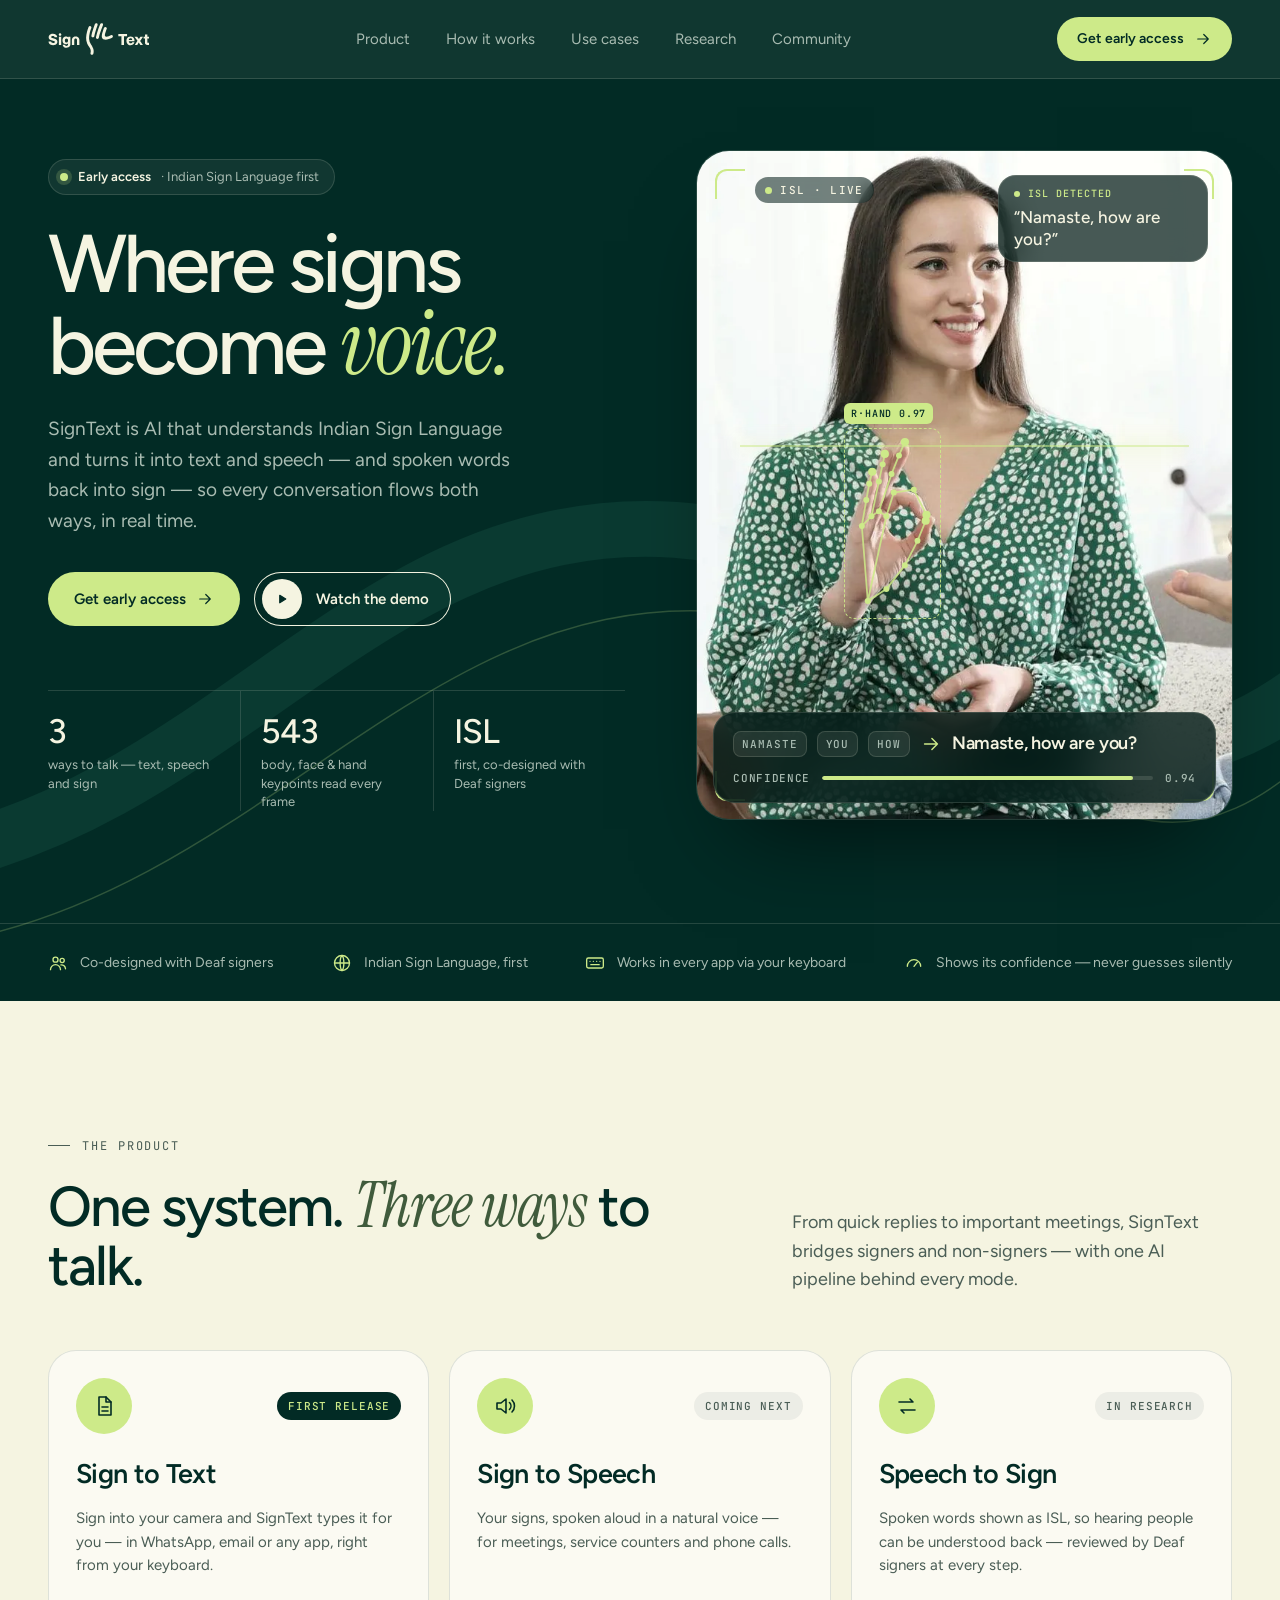
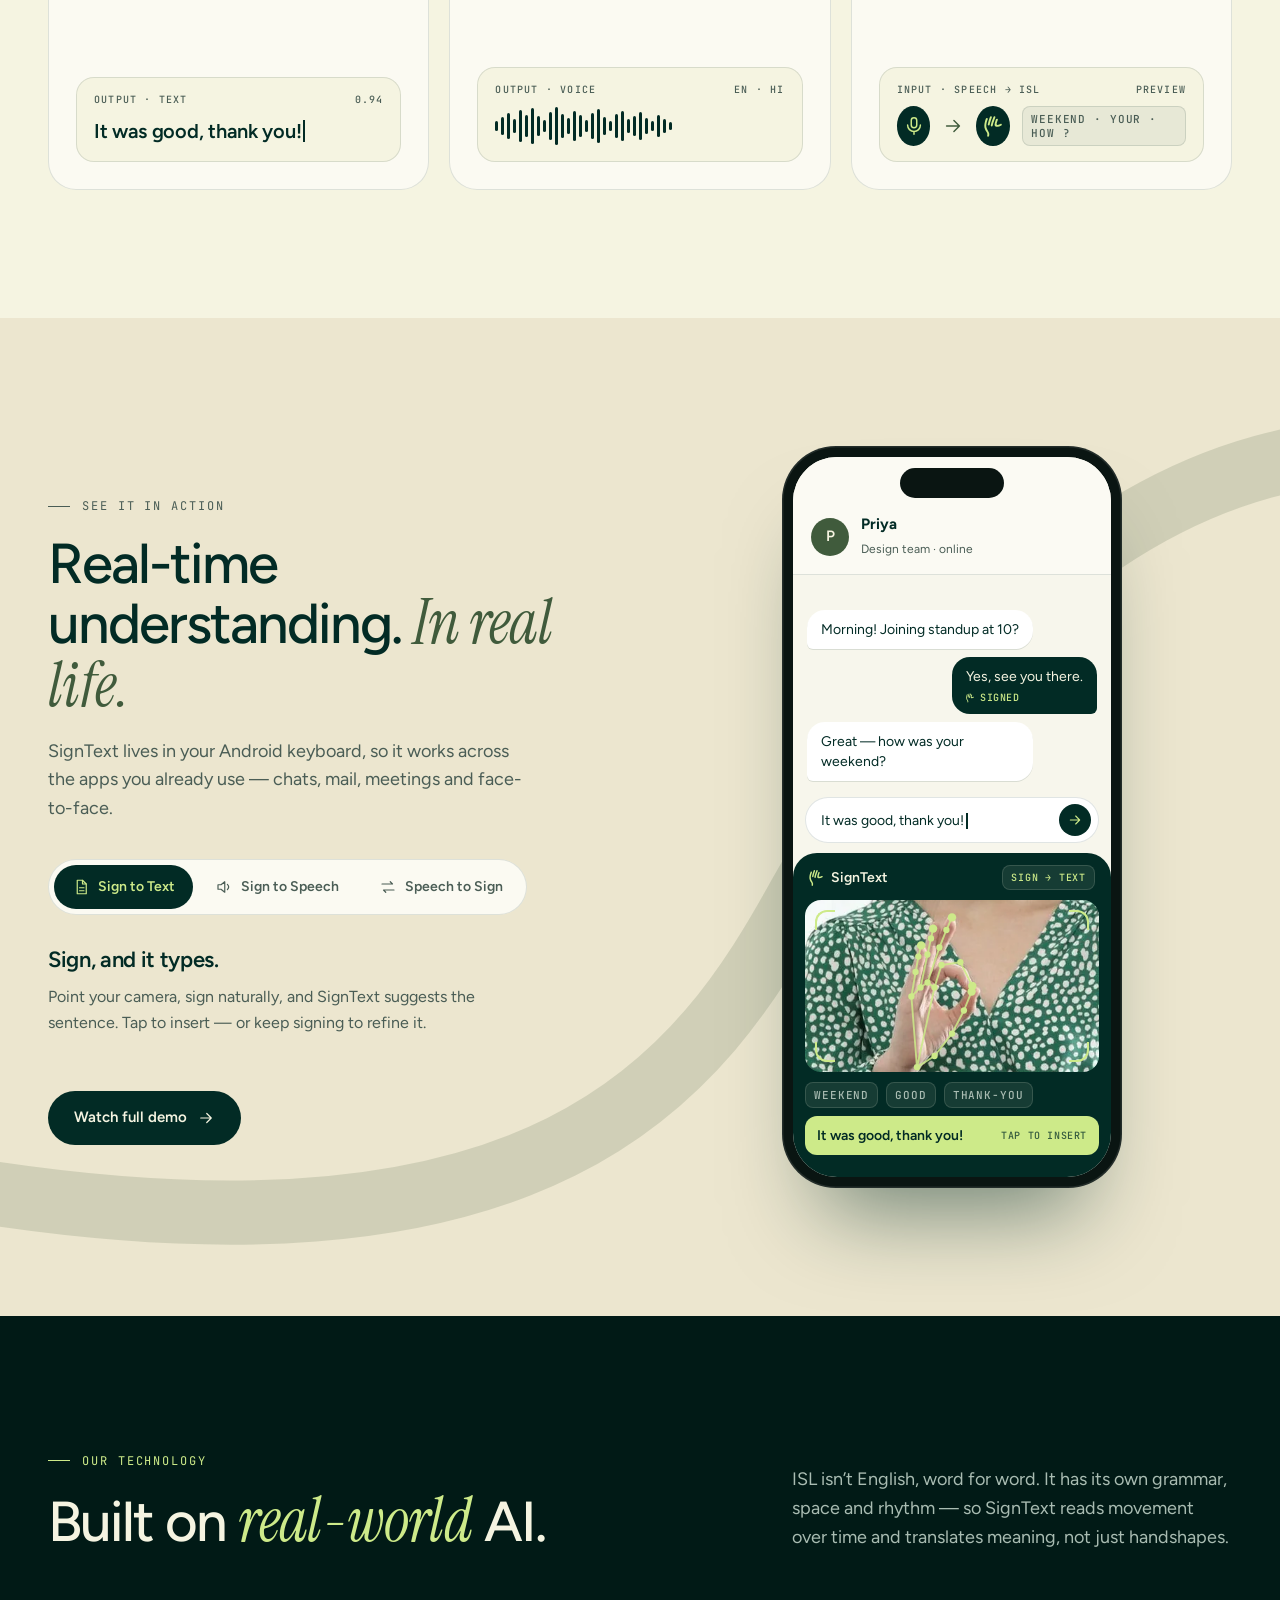
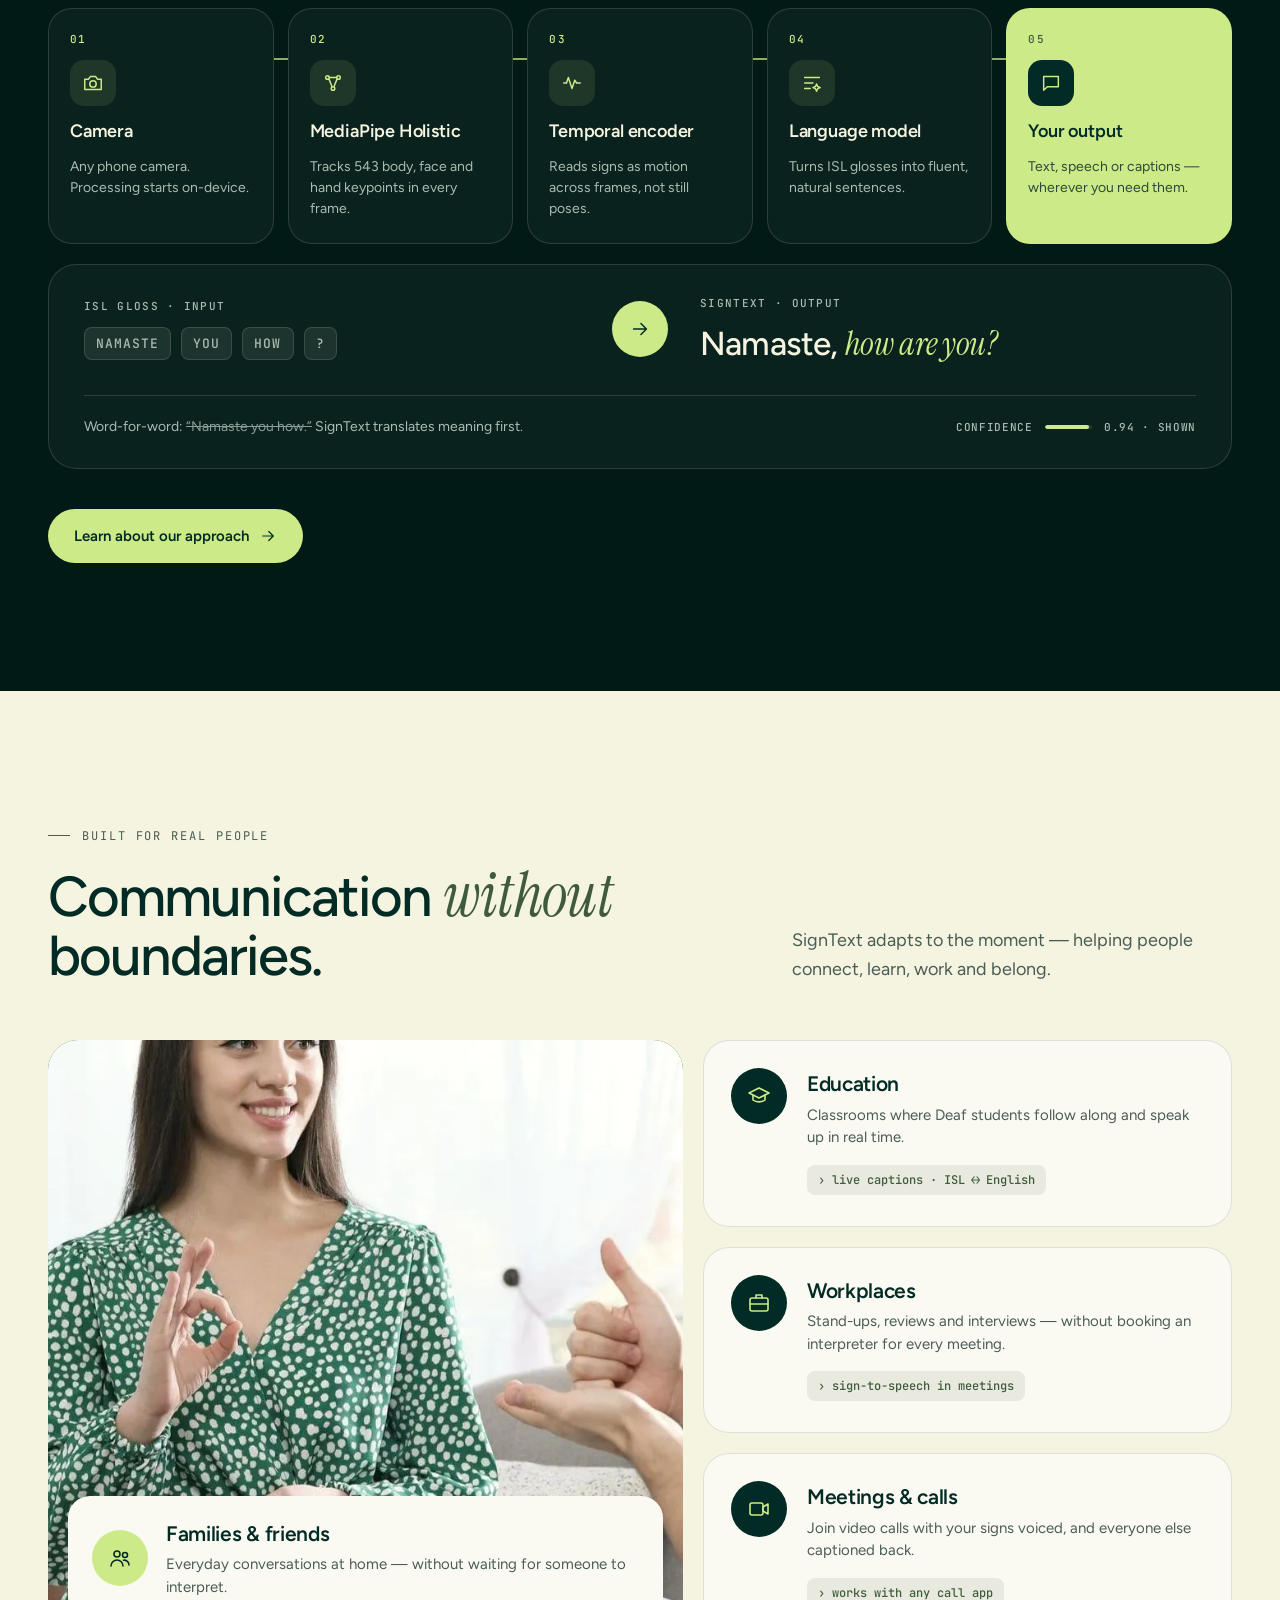
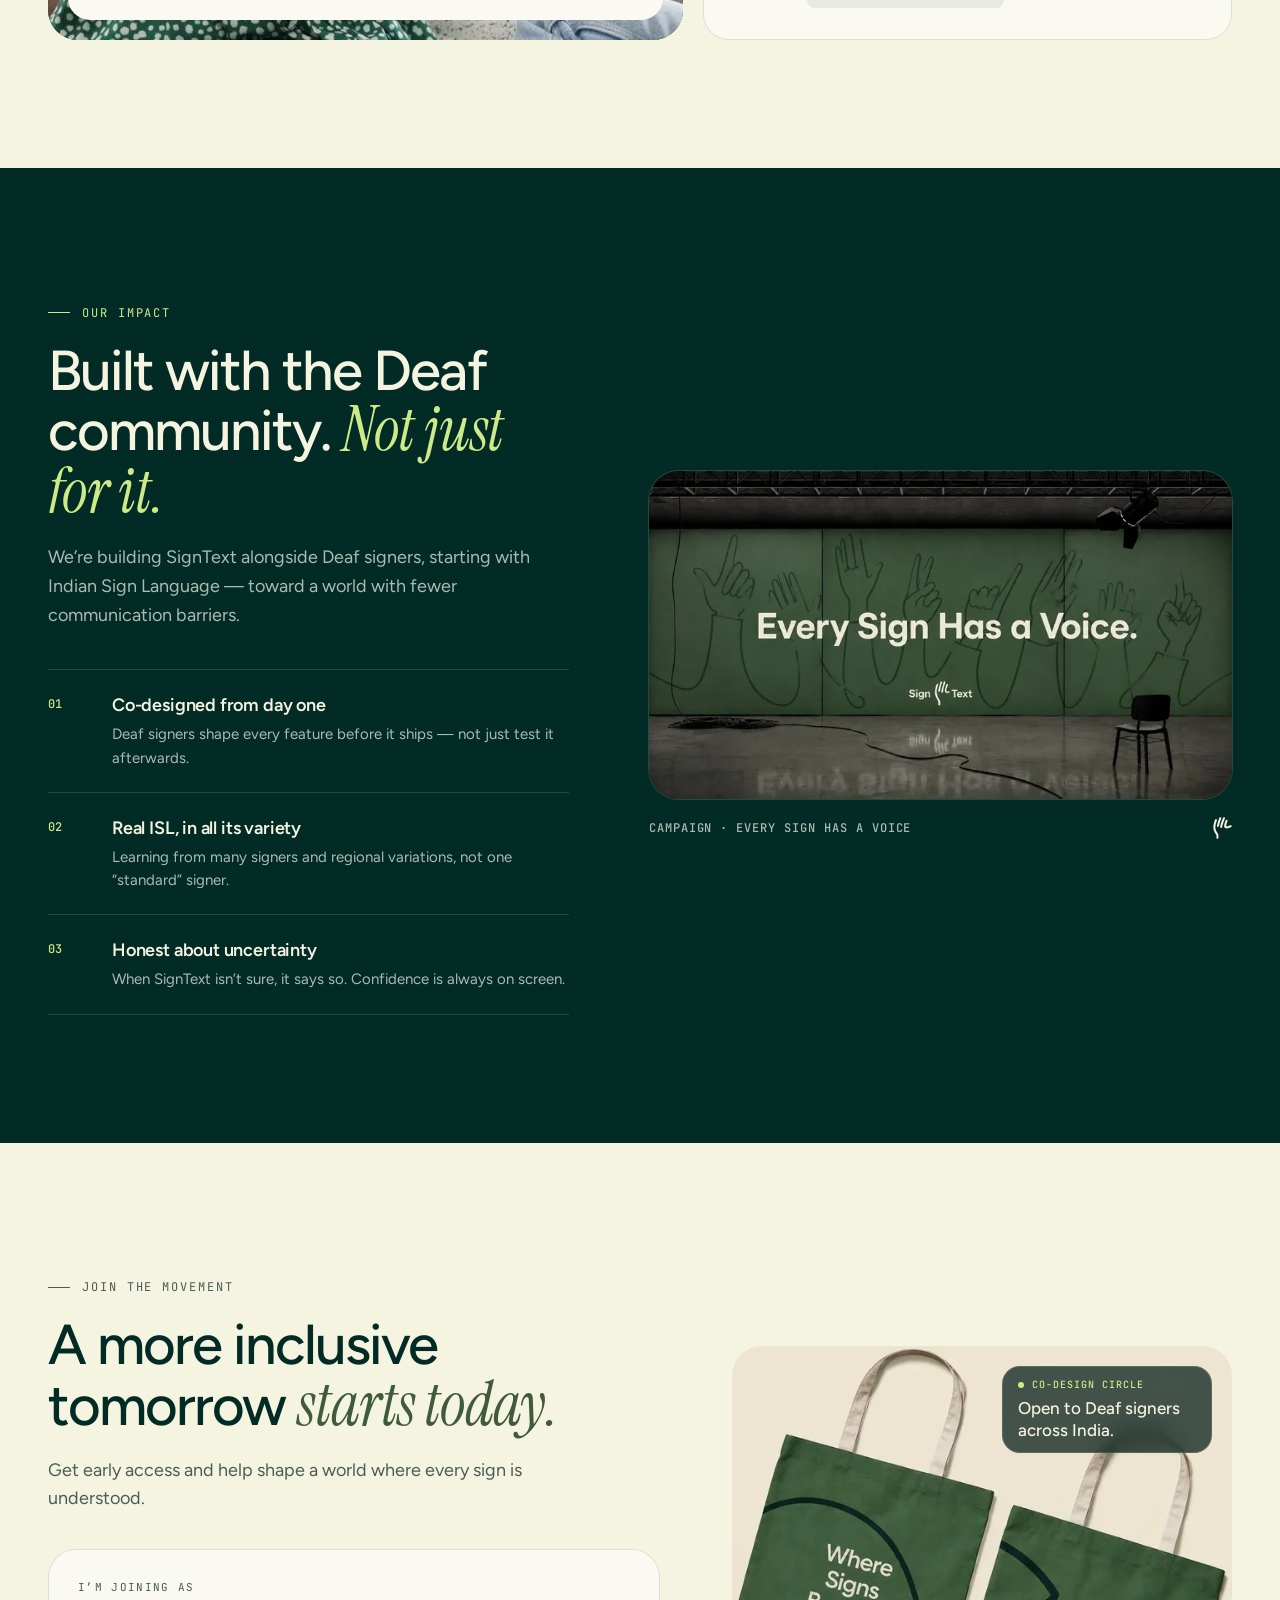
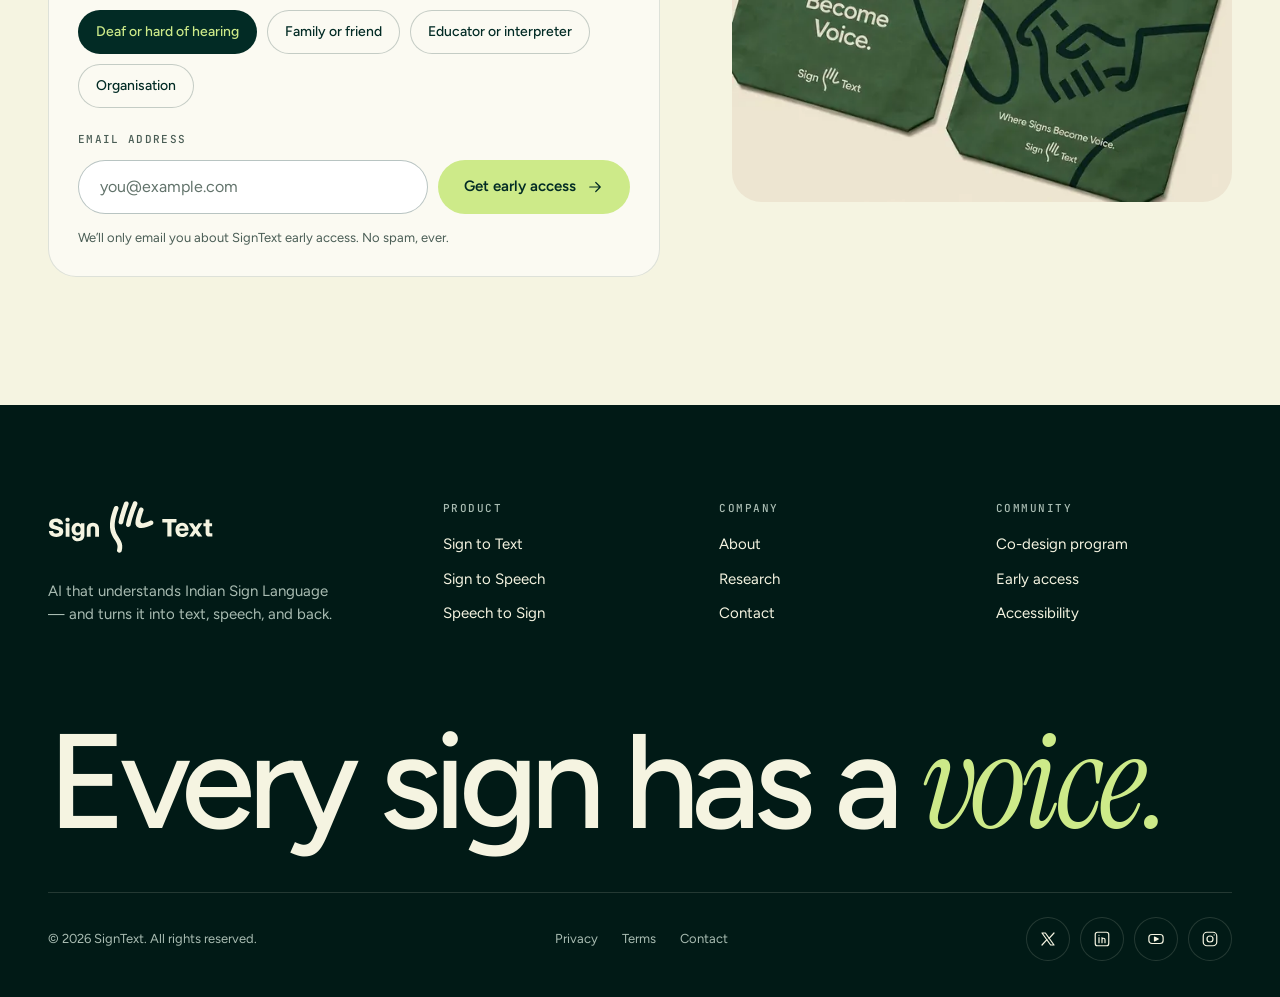
<file: index.html>
<!doctype html>
<html lang="en">
<head>
<meta charset="utf-8">
<meta name="viewport" content="width=device-width, initial-scale=1, viewport-fit=cover">
<title>SignText — Where signs become voice</title>
<meta name="description" content="SignText is AI that understands Indian Sign Language (ISL) and turns it into text and speech — and spoken words back into sign. Co-designed with Deaf signers. Get early access.">
<meta name="theme-color" content="#022B25">
<link rel="canonical" href="https://signtext.ai/">
<meta property="og:type" content="website">
<meta property="og:site_name" content="SignText">
<meta property="og:title" content="SignText — Where signs become voice">
<meta property="og:description" content="AI that understands Indian Sign Language and turns it into text, speech, and back. Co-designed with Deaf signers.">
<meta property="og:url" content="https://signtext.ai/">
<meta property="og:image" content="https://signtext.ai/og-image.jpg">
<meta property="og:image:width" content="1200">
<meta property="og:image:height" content="630">
<meta name="twitter:card" content="summary_large_image">
<meta name="twitter:title" content="SignText — Where signs become voice">
<meta name="twitter:description" content="AI that understands Indian Sign Language and turns it into text, speech, and back.">
<meta name="twitter:image" content="https://signtext.ai/og-image.jpg">
<link rel="icon" href="/favicon.svg" type="image/svg+xml">
<link rel="apple-touch-icon" href="/apple-touch-icon.png">
<link rel="preconnect" href="https://fonts.googleapis.com">
<link rel="preconnect" href="https://fonts.gstatic.com" crossorigin>
<link rel="stylesheet" href="https://fonts.googleapis.com/css2?family=Figtree:wght@400;500;600;700&family=Instrument+Serif:ital@1&family=JetBrains+Mono:wght@500&display=swap">
<link rel="preload" as="image" href="/assets/img/hero-signer-720.webp" imagesrcset="/assets/img/hero-signer-480.webp 480w, /assets/img/hero-signer-720.webp 720w" imagesizes="(max-width: 720px) 92vw, (max-width: 1080px) 46vw, 560px" fetchpriority="high">
<link rel="stylesheet" href="/assets/css/styles.css">
<script>document.documentElement.classList.add('js')</script>
<script type="application/ld+json">{"@context":"https://schema.org","@type":"Organization","name":"SignText","url":"https://signtext.ai/","logo":"https://signtext.ai/favicon.svg","description":"AI that understands Indian Sign Language and turns it into text, speech, and back."}</script>
</head>
<body>
<svg class="sym" aria-hidden="true" focusable="false">
<symbol id="mark" viewBox="0 0 86 100"><path d="M18 99C15.8 98.1 14.6 95.9 15.3 93.7C17.5 86 15.4 81.9 10.7 74.6C8.4 71.1 6.4 67.7 4.8 63.8C0 52 1.2 39.4 4.4 27.3C5.8 22.2 7.4 17.3 9.3 12.4C10.2 10 12.9 8.9 15.3 9.8C17.6 10.8 18.7 13.3 17.8 15.5C15.9 20.5 14.3 25.3 13 30.4C9.7 44 9.2 55.3 16.9 67.5C18.8 70.4 20.5 73.1 22.1 76.2C25.7 82.7 26 89.3 24.1 96.1C23.3 98.6 20.5 100 18 99Z"/><path d="M84.5 39.4C86 41.6 85.2 44.6 82.8 45.8C75.3 49.5 65.7 53 58.5 51.7C53.7 50.8 50.4 47 50.5 42.3C50.6 35.3 53.1 28 55.3 21.3C57.1 16.2 56.8 16.9 57.6 15.2C58.6 13.1 61.2 12.1 63.5 13C65.9 14 67 16.6 65.9 18.9C65.2 20.5 65.3 20.2 63.6 25.3C62.6 28.2 60.9 33.3 60.1 37.6C59.5 40.6 62.3 43.3 65.4 42.7C69.7 41.9 74.8 39.8 78.7 37.9C80.7 36.9 83.2 37.5 84.5 39.4Z"/><path d="M36.1 49.8C33.6 49.3 31.9 46.9 32.4 44.5C33.5 39.2 34.8 34.1 36.4 28.9C39.1 20.2 42.1 11.8 45.7 3.4C46.7 1 49.5 0 51.9 1.1C54.1 2.1 55.1 4.6 54.1 6.8C50.2 16 46.9 25.2 44.1 34.7C43.1 38.6 42.1 42.3 41.3 46.3C40.8 48.6 38.5 50.1 36.1 49.8Z"/><path d="M22 44.9C19.4 44.6 17.6 42.2 18.1 39.7C18.8 35.9 19.7 32.1 20.7 28.3C23 19.9 25.6 11.8 28.8 3.6C29.7 1.2 32.4 0.1 34.8 1.1C37.1 2 38.2 4.5 37.3 6.7C34.1 15.3 31.3 23.8 29 32.7C28.2 35.6 27.6 38.4 27.1 41.4C26.6 43.7 24.4 45.3 22 44.9Z"/></symbol>
<symbol id="wordmark" viewBox="0 0 316.5 100"><use href="#mark" x="117.6" y="0" width="86" height="100"/><path d="M16 69.3C13.4 69.3 10.9 68.8 8.8 67.9C6.6 67 4.9 65.7 3.6 63.9C2.3 62.2 1.7 60 1.7 57.5L9.8 57.5C9.9 59.2 10.5 60.5 11.7 61.3C12.8 62.1 14.2 62.5 15.8 62.5C17.5 62.5 18.8 62.2 19.9 61.6C20.9 61.1 21.5 60.3 21.5 59.2C21.5 58.3 21.2 57.7 20.5 57.3C19.9 56.9 18.9 56.4 17.6 56L10.4 53.9C8.9 53.5 7.6 53 6.3 52.3C5 51.7 4 50.8 3.2 49.6C2.5 48.5 2.1 46.9 2.1 44.9C2.1 42.7 2.6 40.7 3.7 39.1C4.8 37.4 6.4 36.1 8.4 35.2C10.4 34.3 12.7 33.8 15.4 33.8C19.3 33.8 22.5 34.8 24.9 36.7C27.3 38.6 28.7 41.3 29.1 44.8L20.9 44.8C20.3 42 18.3 40.5 15.1 40.5C13.5 40.5 12.3 40.8 11.4 41.4C10.6 42 10.2 42.9 10.2 43.9C10.2 44.6 10.5 45.3 11 45.8C11.5 46.3 12.3 46.7 13.4 47.1L21 49.3C23.9 50.2 26 51.3 27.4 52.8C28.7 54.3 29.4 56.2 29.4 58.6C29.4 60.8 28.8 62.6 27.7 64.2C26.6 65.8 25.1 67 23.1 67.9C21.1 68.8 18.7 69.3 16 69.3ZM37.7 39.9C36.5 39.9 35.5 39.5 34.7 38.8C33.9 38.1 33.5 37.2 33.5 36.1C33.5 35 33.9 34.1 34.7 33.4C35.5 32.7 36.5 32.4 37.7 32.4C38.8 32.4 39.8 32.7 40.6 33.4C41.4 34.1 41.8 35 41.8 36.1C41.8 37.2 41.4 38.1 40.6 38.8C39.8 39.5 38.8 39.9 37.7 39.9ZM34 68.6L34 42.7L41.3 42.7L41.3 68.6ZM55.8 66.4C53.8 66.4 52 65.9 50.4 64.9C48.8 63.9 47.6 62.5 46.6 60.7C45.7 58.9 45.2 56.7 45.2 54.2C45.2 51.8 45.7 49.7 46.7 47.9C47.6 46 49 44.6 50.6 43.6C52.3 42.5 54.1 42 56.2 42C57.7 42 59.1 42.3 60.2 42.9C61.4 43.5 62.4 44.4 63.2 45.4L63.5 42.7L70 42.7L70 66.2C70 68.4 69.5 70.3 68.4 72C67.4 73.7 65.9 75 64 76C62.1 77 59.9 77.4 57.3 77.4C55.3 77.4 53.5 77 51.8 76.3C50.1 75.5 48.7 74.4 47.7 72.9C46.6 71.5 46.1 69.9 46 68L52.4 68C52.8 69.2 53.4 70.1 54.2 70.7C55 71.2 56 71.5 57.3 71.5C58.9 71.5 60.2 71.1 61.2 70.1C62.2 69.2 62.7 67.9 62.7 66.2L62.7 63C62 64 61.1 64.9 60 65.5C58.9 66.1 57.5 66.4 55.8 66.4ZM57.6 60.7C59.2 60.7 60.4 60.1 61.3 59C62.2 57.9 62.7 56.5 62.7 54.6C62.7 52.9 62.2 51.4 61.3 50.1C60.4 48.9 59.2 48.3 57.6 48.3C56 48.3 54.8 48.9 53.9 50.1C53.1 51.3 52.7 52.8 52.7 54.6C52.7 56.5 53.1 57.9 53.9 59C54.8 60.1 56 60.7 57.6 60.7ZM74.6 68.6L74.6 53.4C74.6 51 75.1 49 76 47.3C77 45.6 78.4 44.3 80.1 43.4C81.9 42.5 84 42 86.4 42C88.7 42 90.8 42.5 92.6 43.4C94.3 44.3 95.7 45.6 96.6 47.3C97.6 49 98.1 51 98.1 53.4L98.1 68.6L90.7 68.6L90.7 53.5C90.7 51.8 90.3 50.6 89.5 49.7C88.7 48.8 87.7 48.4 86.4 48.4C85.1 48.4 84 48.8 83.2 49.7C82.4 50.6 82 51.8 82 53.5L82 68.6Z"/><path d="M229.5 68.5L229.5 41.5L219.8 41.5L219.8 34.5L247.1 34.5L247.1 41.5L237.5 41.5L237.5 68.5ZM258.1 69.2C255.5 69.2 253.2 68.6 251.3 67.6C249.3 66.4 247.8 64.9 246.7 62.8C245.7 60.8 245.1 58.3 245.1 55.6C245.1 52.8 245.7 50.4 246.7 48.3C247.8 46.3 249.3 44.7 251.2 43.6C253.1 42.5 255.4 41.9 258 41.9C260.7 41.9 263 42.5 264.8 43.8C266.7 45 268.2 46.7 269.1 49C270.1 51.3 270.5 54.1 270.3 57.3L252.5 57.3C252.8 59.3 253.4 60.8 254.4 61.9C255.5 63 256.8 63.5 258.4 63.5C259.8 63.5 260.9 63.2 261.7 62.6C262.6 61.9 263.1 61.1 263.3 60.2L270.1 60.2C269.8 62 269.1 63.6 268 65C266.9 66.3 265.5 67.4 263.8 68.1C262.1 68.8 260.2 69.2 258.1 69.2ZM258 47.6C256.5 47.6 255.3 48.1 254.3 49C253.4 50 252.8 51.2 252.5 52.8L263.1 52.8C262.9 50.9 262.4 49.6 261.4 48.8C260.4 48 259.3 47.6 258 47.6ZM271.3 68.5L279.7 55.7L270.4 42.6L278.8 42.6L284.1 50.3L289 42.6L296.9 42.6L288 56L296.7 68.5L288.7 68.5L283.6 61.3L279.1 68.5ZM310.1 68.5C308 68.5 306.3 67.9 305 66.6C303.7 65.3 303.1 63.6 303.1 61.5L303.1 48.5L298.8 48.5L298.8 42.6L303.1 42.6L303.1 35.8L310.5 35.8L310.5 42.6L315.7 42.6L315.7 48.5L310.5 48.5L310.5 60.2C310.5 60.8 310.6 61.2 311 61.6C311.4 62 311.8 62.1 312.4 62.1L316.5 62.1L316.5 68.5Z"/></symbol>
<symbol id="i-arrow" viewBox="0 0 24 24"><path d="M5 12h14M13 6l6 6-6 6"/></symbol>
</svg>

<div class="st">
<a class="skip" href="#main">Skip to content</a>

<!-- ============ NAV ============ -->
<header class="nav">
<div class="wrap nav-in">
<a class="logo" href="#top" aria-label="SignText home"><svg viewBox="0 0 316.5 100" aria-hidden="true"><use href="#wordmark"/></svg></a>
<nav class="nav-links" aria-label="Primary">
<a href="#product">Product</a>
<a href="#demo">How it works</a>
<a href="#use-cases">Use cases</a>
<a href="#research">Research</a>
<a href="#about">Community</a>
</nav>
<div class="nav-r">
<a class="btn btn-lime nav-cta" href="#join">Get early access <svg class="i"><use href="#i-arrow"/></svg></a>
<button class="menu-btn" type="button" aria-label="Open menu" aria-expanded="false" aria-controls="mobile-menu">
<svg class="i ico-open" viewBox="0 0 24 24" aria-hidden="true"><path d="M4 8h16M4 16h16"/></svg>
<svg class="i ico-close" viewBox="0 0 24 24" aria-hidden="true" hidden><path d="M6 6l12 12M18 6L6 18"/></svg>
</button>
</div>
</div>
<div class="mnav" id="mobile-menu" hidden>
<div class="wrap">
<a class="ml" href="#product">Product <svg class="i" viewBox="0 0 24 24" aria-hidden="true"><use href="#i-arrow"/></svg></a>
<a class="ml" href="#demo">How it works <svg class="i" viewBox="0 0 24 24" aria-hidden="true"><use href="#i-arrow"/></svg></a>
<a class="ml" href="#use-cases">Use cases <svg class="i" viewBox="0 0 24 24" aria-hidden="true"><use href="#i-arrow"/></svg></a>
<a class="ml" href="#research">Research <svg class="i" viewBox="0 0 24 24" aria-hidden="true"><use href="#i-arrow"/></svg></a>
<a class="ml" href="#about">Community <svg class="i" viewBox="0 0 24 24" aria-hidden="true"><use href="#i-arrow"/></svg></a>
<a class="btn btn-lime" href="#join">Get early access</a>
</div>
</div>
</header>

<main id="main">
<!-- ============ HERO ============ -->
<section class="hero bg-forest on-dark" id="top" aria-labelledby="hero-title">
<svg class="hero-deco" viewBox="0 0 1440 900" preserveAspectRatio="none" aria-hidden="true"><path d="M-80 760 C 260 700 420 420 760 440 S 1180 820 1520 560" fill="none" stroke="#0A3A31" stroke-width="56" stroke-linecap="round" vector-effect="non-scaling-stroke"/><path d="M-40 840 C 300 780 480 500 810 520 S 1230 880 1500 640" fill="none" stroke="#CDEA89" stroke-opacity=".22" stroke-width="1.5" vector-effect="non-scaling-stroke"/></svg>
<div class="wrap">
<div class="hero-grid">
<div class="hero-copy">
<span class="pill"><span class="dot"></span><b>Early access</b> · Indian Sign Language first</span>
<h1 class="h1" id="hero-title">Where signs become <span class="serif">voice.</span></h1>
<p class="lead">SignText is AI that understands Indian Sign Language and turns it into text and speech — and spoken words back into sign — so every conversation flows both ways, in real time.</p>
<div class="ctas">
<a class="btn btn-lime" href="#join">Get early access <svg class="i" aria-hidden="true"><use href="#i-arrow"/></svg></a>
<a class="btn btn-line btn-play" href="#demo"><span class="pc"><svg class="i" viewBox="0 0 24 24" aria-hidden="true"><path d="M9 7l8 5-8 5z" fill="currentColor"/></svg></span>Watch the demo</a>
</div>
</div>

<figure class="hero-vis">
<div class="vf">
<img src="/assets/img/hero-signer-720.webp" srcset="/assets/img/hero-signer-480.webp 480w, /assets/img/hero-signer-720.webp 720w" sizes="(max-width: 720px) 92vw, (max-width: 1080px) 46vw, 560px" width="720" height="900" fetchpriority="high" decoding="async" alt="A woman signing in Indian Sign Language while SignText tracks the keypoints of her hand">
<svg class="kp" viewBox="0 0 720 900" preserveAspectRatio="xMidYMid slice" aria-hidden="true"><path d="M230 606L255 590L280 558L297 525L308 498M230 606L255 492L265 460L292 456L309 490M255 492L245 485L262 435L272 410L280 392M245 485L235 492L245 445L250 422L253 408M235 492L222 505L228 470L232 448L236 432M230 606L222 505" fill="none" stroke="#CDEA89" stroke-width="2.4" stroke-linecap="round" stroke-linejoin="round" opacity=".85"/><g fill="#CDEA89"><circle cx="230" cy="606" r="4"/><circle cx="255" cy="590" r="4"/><circle cx="280" cy="558" r="4"/><circle cx="297" cy="525" r="4"/><circle cx="308" cy="498" r="5.5"/><circle cx="255" cy="492" r="4"/><circle cx="265" cy="460" r="4"/><circle cx="292" cy="456" r="4"/><circle cx="309" cy="490" r="5.5"/><circle cx="245" cy="485" r="4"/><circle cx="262" cy="435" r="4"/><circle cx="272" cy="410" r="4"/><circle cx="280" cy="392" r="5.5"/><circle cx="235" cy="492" r="4"/><circle cx="245" cy="445" r="4"/><circle cx="250" cy="422" r="4"/><circle cx="253" cy="408" r="5.5"/><circle cx="222" cy="505" r="4"/><circle cx="228" cy="470" r="4"/><circle cx="232" cy="448" r="4"/><circle cx="236" cy="432" r="5.5"/></g></svg>
<span class="scan" aria-hidden="true"></span>
<span class="bbox" aria-hidden="true"><span>R·HAND 0.97</span></span>
<span class="cn a" aria-hidden="true"></span><span class="cn b" aria-hidden="true"></span><span class="cn c" aria-hidden="true"></span><span class="cn d" aria-hidden="true"></span>
<span class="rec" aria-hidden="true"><i></i>ISL · LIVE</span>
<div class="det"><small><i></i>ISL detected</small><p>“Namaste, how are you?”</p></div>
<div class="vf-card">
<div class="xrow">
<span class="gl">NAMASTE</span><span class="gl">YOU</span><span class="gl">HOW</span>
<svg class="i xarr" aria-hidden="true"><use href="#i-arrow"/></svg>
<span class="xout">Namaste, how are you?</span>
</div>
<div class="conf"><span>CONFIDENCE</span><span class="bar"><i style="width:94%"></i></span><span>0.94</span></div>
</div>
</div>
</figure>

<div class="hero-stats">
<div class="stats">
<div class="stat"><b>3</b><span>ways to talk — text, speech and sign</span></div>
<div class="stat"><b>543</b><span>body, face &amp; hand keypoints read every frame</span></div>
<div class="stat"><b>ISL</b><span>first, co-designed with Deaf signers</span></div>
</div>
</div>
</div>
</div>
<div class="hero-pad" aria-hidden="true"></div>
<div class="band">
<div class="wrap band-in">
<div class="band-it"><svg class="i" viewBox="0 0 24 24" aria-hidden="true"><circle cx="9" cy="8" r="3"/><path d="M3 20c0-3.3 2.7-6 6-6s6 2.7 6 6"/><circle cx="17" cy="9" r="2.5"/><path d="M15.5 14.2A5 5 0 0 1 21 19"/></svg>Co-designed with Deaf signers</div>
<div class="band-it"><svg class="i" viewBox="0 0 24 24" aria-hidden="true"><circle cx="12" cy="12" r="9"/><path d="M3 12h18M12 3c3 3 3 15 0 18M12 3c-3 3-3 15 0 18"/></svg>Indian Sign Language, first</div>
<div class="band-it"><svg class="i" viewBox="0 0 24 24" aria-hidden="true"><rect x="2" y="6" width="20" height="12" rx="2"/><path d="M6 10h.01M10 10h.01M14 10h.01M18 10h.01M7 14h10"/></svg>Works in every app via your keyboard</div>
<div class="band-it"><svg class="i" viewBox="0 0 24 24" aria-hidden="true"><path d="M4 16a8 8 0 1 1 16 0"/><path d="M12 16l4-5"/></svg>Shows its confidence — never guesses silently</div>
</div>
</div>
</section>

<!-- ============ PRODUCT ============ -->
<section class="sec" id="product" aria-labelledby="product-title">
<div class="wrap">
<div class="sec-head reveal">
<div>
<span class="eyebrow">The product</span>
<h2 class="h2" id="product-title">One system. <span class="serif">Three ways</span> to talk.</h2>
</div>
<p class="lead">From quick replies to important meetings, SignText bridges signers and non-signers — with one AI pipeline behind every mode.</p>
</div>
<div class="cards3">
<article class="pcard reveal">
<div class="pc-top"><span class="ic"><svg class="i" viewBox="0 0 24 24" aria-hidden="true"><path d="M7 3h7l5 5v13H7z"/><path d="M14 3v5h5M10 13h6M10 17h6"/></svg></span><span class="tag live">First release</span></div>
<h3>Sign to Text</h3>
<p>Sign into your camera and SignText types it for you — in WhatsApp, email or any app, right from your keyboard.</p>
<div class="mini" aria-hidden="true"><div class="lab"><span>Output · Text</span><span>0.94</span></div><div class="txt">It was good, thank you!<span class="caret"></span></div></div>
</article>
<article class="pcard reveal">
<div class="pc-top"><span class="ic"><svg class="i" viewBox="0 0 24 24" aria-hidden="true"><path d="M4 9h4l5-4v14l-5-4H4z"/><path d="M16.5 8.5a5 5 0 0 1 0 7M19 6a8.5 8.5 0 0 1 0 12"/></svg></span><span class="tag">Coming next</span></div>
<h3>Sign to Speech</h3>
<p>Your signs, spoken aloud in a natural voice — for meetings, service counters and phone calls.</p>
<div class="mini" aria-hidden="true"><div class="lab"><span>Output · Voice</span><span>EN · HI</span></div>
<div class="wave" data-wave="10,18,26,14,32,22,36,20,12,28,38,24,16,30,22,12,26,34,18,10,24,30,14,20,28,16,10,22,14,8"></div>
</div>
</article>
<article class="pcard reveal">
<div class="pc-top"><span class="ic"><svg class="i" viewBox="0 0 24 24" aria-hidden="true"><path d="M4 8h14l-3-3M20 16H6l3 3"/></svg></span><span class="tag">In research</span></div>
<h3>Speech to Sign</h3>
<p>Spoken words shown as ISL, so hearing people can be understood back — reviewed by Deaf signers at every step.</p>
<div class="mini" aria-hidden="true"><div class="lab"><span>Input · Speech → ISL</span><span>Preview</span></div>
<div class="s2s">
<span class="bub"><svg class="i" viewBox="0 0 24 24"><rect x="9" y="3" width="6" height="11" rx="3"/><path d="M5 11a7 7 0 0 0 14 0M12 18v3"/></svg></span>
<svg class="i" style="color:#405B3C"><use href="#i-arrow"/></svg>
<span class="bub"><svg class="mk" viewBox="0 0 86 100"><use href="#mark"/></svg></span>
<span class="gl lt">WEEKEND · YOUR · HOW ?</span>
</div>
</div>
</article>
</div>
</div>
</section>

<!-- ============ SEE IT IN ACTION ============ -->
<section class="sec bg-sand" id="demo" aria-labelledby="demo-title" style="overflow:hidden">
<svg class="act-deco" viewBox="0 0 1440 900" preserveAspectRatio="none" aria-hidden="true"><path d="M1520 120 C 1220 140 1010 360 900 520 S 620 880 -80 780" fill="none" stroke="#405B3C" stroke-opacity=".16" stroke-width="64" stroke-linecap="round" vector-effect="non-scaling-stroke"/></svg>
<div class="wrap act">
<div class="act-copy reveal">
<span class="eyebrow">See it in action</span>
<h2 class="h2" id="demo-title">Real-time understanding. <span class="serif">In real life.</span></h2>
<p class="lead" style="margin-top:20px;max-width:480px">SignText lives in your Android keyboard, so it works across the apps you already use — chats, mail, meetings and face-to-face.</p>
<div class="seg" role="group" aria-label="Choose a mode">
<button type="button" class="on" aria-pressed="true" data-mode-btn="text"><svg class="i" viewBox="0 0 24 24" aria-hidden="true"><path d="M7 3h7l5 5v13H7z"/><path d="M14 3v5h5M10 13h6M10 17h6"/></svg>Sign to Text</button>
<button type="button" aria-pressed="false" data-mode-btn="speech"><svg class="i" viewBox="0 0 24 24" aria-hidden="true"><path d="M4 9h4l5-4v14l-5-4H4z"/><path d="M16.5 8.5a5 5 0 0 1 0 7"/></svg>Sign to Speech</button>
<button type="button" aria-pressed="false" data-mode-btn="sign"><svg class="i" viewBox="0 0 24 24" aria-hidden="true"><path d="M4 8h14l-3-3M20 16H6l3 3"/></svg>Speech to Sign</button>
</div>
<div class="mode-desc" aria-live="polite">
<div data-mode="text"><h3>Sign, and it types.</h3><p>Point your camera, sign naturally, and SignText suggests the sentence. Tap to insert — or keep signing to refine it.</p></div>
<div data-mode="speech" hidden><h3>Sign, and it speaks.</h3><p>The same recognition, read aloud in a natural voice — so you can join a call or order at a counter without booking an interpreter.</p></div>
<div data-mode="sign" hidden><h3>Speak, and it signs.</h3><p>Spoken words become ISL on screen. This mode is still in research with Deaf co-designers, shown here as an early preview.</p></div>
</div>
<a class="btn btn-ink" href="#join">Watch full demo <svg class="i" aria-hidden="true"><use href="#i-arrow"/></svg></a>
</div>

<div class="phone reveal" role="img" aria-label="SignText keyboard running inside a chat app">
<div class="screen" aria-hidden="true">
<span class="island"></span>
<div class="chat-h"><span class="av">P</span><div><b>Priya</b><small>Design team · online</small></div></div>
<div class="msgs">
<div class="msg in">Morning! Joining standup at 10?</div>
<div class="msg out">Yes, see you there.<small><svg viewBox="0 0 86 100" style="width:8px;height:10px;fill:currentColor"><use href="#mark"/></svg>SIGNED</small></div>
<div class="msg in">Great — how was your weekend?</div>
</div>
<div class="composer"><span class="ph"><span id="draft">It was good, thank you!</span><span class="caret" data-mode="text" style="height:16px"></span></span><span class="snd"><svg class="i"><use href="#i-arrow"/></svg></span></div>
<div class="kbd">
<div class="kbd-top"><span style="display:inline-flex;align-items:center;gap:8px;font-weight:600;font-size:14px"><svg viewBox="0 0 86 100" style="width:14px;height:16px;fill:#CDEA89"><use href="#mark"/></svg>SignText</span><span class="gl" id="kbd-label">SIGN → TEXT</span></div>
<div class="cam" data-mode="text speech">
<img src="/assets/img/keyboard-cam-630.webp" srcset="/assets/img/keyboard-cam-420.webp 420w, /assets/img/keyboard-cam-630.webp 630w" sizes="300px" width="630" height="690" loading="lazy" decoding="async" alt="">
<svg class="kp" viewBox="0 0 420 460" preserveAspectRatio="xMidYMid slice"><path d="M160 346L185 330L210 298L227 265L238 238M160 346L185 232L195 200L222 196L239 230M185 232L175 225L192 175L202 150L210 132M175 225L165 232L175 185L180 162L183 148M165 232L152 245L158 210L162 188L166 172M160 346L152 245" fill="none" stroke="#CDEA89" stroke-width="2.7" stroke-linecap="round" stroke-linejoin="round" opacity=".85"/><g fill="#CDEA89"><circle cx="160" cy="346" r="4.5"/><circle cx="185" cy="330" r="4.5"/><circle cx="210" cy="298" r="4.5"/><circle cx="227" cy="265" r="4.5"/><circle cx="238" cy="238" r="6"/><circle cx="185" cy="232" r="4.5"/><circle cx="195" cy="200" r="4.5"/><circle cx="222" cy="196" r="4.5"/><circle cx="239" cy="230" r="6"/><circle cx="175" cy="225" r="4.5"/><circle cx="192" cy="175" r="4.5"/><circle cx="202" cy="150" r="4.5"/><circle cx="210" cy="132" r="6"/><circle cx="165" cy="232" r="4.5"/><circle cx="175" cy="185" r="4.5"/><circle cx="180" cy="162" r="4.5"/><circle cx="183" cy="148" r="6"/><circle cx="152" cy="245" r="4.5"/><circle cx="158" cy="210" r="4.5"/><circle cx="162" cy="188" r="4.5"/><circle cx="166" cy="172" r="6"/></g></svg>
<span class="cn a"></span><span class="cn b"></span><span class="cn c"></span><span class="cn d"></span>
</div>
<div class="sugg" data-mode="text">
<span class="gl">WEEKEND</span><span class="gl">GOOD</span><span class="gl">THANK-YOU</span>
<span class="out">It was good, thank you!<span class="k">TAP TO INSERT</span></span>
</div>
<div class="vplay" data-mode="speech" hidden>
<span class="pb"><svg class="i" viewBox="0 0 24 24" style="width:16px;height:16px"><path d="M9 7l8 5-8 5z" fill="currentColor"/></svg></span>
<div class="wave lime" data-wave="8,16,24,12,28,18,30,14,22,10,26,18,12,24,16,8,20,28,14,8,18,22,10,16"></div>
<span class="mono" style="font-size:11px;color:#A9BCB2">0:02</span>
</div>
<div data-mode="sign" hidden>
<div class="listen">
<span class="mic"><svg class="i" viewBox="0 0 24 24"><rect x="9" y="3" width="6" height="11" rx="3"/><path d="M5 11a7 7 0 0 0 14 0M12 18v3"/></svg></span>
<p>“Great — how was your weekend?”</p>
<small>ISL · WEEKEND · YOUR · HOW ?</small>
</div>
<div class="sugg"><span class="out" style="background:rgba(245,244,225,.08);color:#F5F4E1;font-weight:500">Signing preview<span class="k">IN RESEARCH</span></span></div>
</div>
</div>
</div>
</div>
</div>
</section>

<!-- ============ TECHNOLOGY ============ -->
<section class="sec bg-deep on-dark" id="research" aria-labelledby="tech-title">
<div class="wrap">
<div class="sec-head reveal">
<div>
<span class="eyebrow">Our technology</span>
<h2 class="h2" id="tech-title">Built on <span class="serif">real-world</span> AI.</h2>
</div>
<p class="lead">ISL isn’t English, word for word. It has its own grammar, space and rhythm — so SignText reads movement over time and translates meaning, not just handshapes.</p>
</div>
<ol class="pipe reveal" style="list-style:none;margin:0;padding:0">
<li class="node"><span class="n">01</span><span class="nic"><svg class="i" viewBox="0 0 24 24" aria-hidden="true"><path d="M3 8h4l2-3h6l2 3h4v11H3z"/><circle cx="12" cy="13" r="3.5"/></svg></span><h3 class="h4">Camera</h3><p>Any phone camera. Processing starts on-device.</p></li>
<li class="node"><span class="n">02</span><span class="nic"><svg class="i" viewBox="0 0 24 24" aria-hidden="true"><circle cx="6" cy="6" r="2"/><circle cx="18" cy="6" r="2"/><circle cx="12" cy="18" r="2"/><path d="M7.5 7.5l3.5 8.5M16.5 7.5L13 16M8 6h8"/></svg></span><h3 class="h4">MediaPipe Holistic</h3><p>Tracks 543 body, face and hand keypoints in every frame.</p></li>
<li class="node"><span class="n">03</span><span class="nic"><svg class="i" viewBox="0 0 24 24" aria-hidden="true"><path d="M3 12h3l2-6 4 12 3-9 2 3h4"/></svg></span><h3 class="h4">Temporal encoder</h3><p>Reads signs as motion across frames, not still poses.</p></li>
<li class="node"><span class="n">04</span><span class="nic"><svg class="i" viewBox="0 0 24 24" aria-hidden="true"><path d="M4 6h16M4 12h9M4 18h6"/><path d="M17 13l1.2 2.8L21 17l-2.8 1.2L17 21l-1.2-2.8L13 17l2.8-1.2z"/></svg></span><h3 class="h4">Language model</h3><p>Turns ISL glosses into fluent, natural sentences.</p></li>
<li class="node out"><span class="n">05</span><span class="nic"><svg class="i" viewBox="0 0 24 24" aria-hidden="true"><path d="M4 5h16v11H8l-4 4z"/></svg></span><h3 class="h4">Your output</h3><p>Text, speech or captions — wherever you need them.</p></li>
</ol>
<div class="xl reveal">
<div><div class="k">ISL gloss · input</div><div class="xrow"><span class="gl">NAMASTE</span><span class="gl">YOU</span><span class="gl">HOW</span><span class="gl">?</span></div></div>
<span class="arr" aria-hidden="true"><svg class="i"><use href="#i-arrow"/></svg></span>
<div><div class="k">SignText · output</div><p class="big">Namaste, <span class="serif">how are you?</span></p></div>
<div class="xl-note"><span>Word-for-word: <s>“Namaste you how.”</s> SignText translates meaning first.</span><div class="conf"><span>CONFIDENCE</span><span class="bar"><i style="width:94%"></i></span><span>0.94 · SHOWN</span></div></div>
</div>
<div style="margin-top:40px"><a class="btn btn-lime" href="#about">Learn about our approach <svg class="i" aria-hidden="true"><use href="#i-arrow"/></svg></a></div>
</div>
</section>

<!-- ============ USE CASES ============ -->
<section class="sec" id="use-cases" aria-labelledby="uc-title">
<div class="wrap">
<div class="sec-head reveal">
<div>
<span class="eyebrow">Built for real people</span>
<h2 class="h2" id="uc-title">Communication <span class="serif">without</span> boundaries.</h2>
</div>
<p class="lead">SignText adapts to the moment — helping people connect, learn, work and belong.</p>
</div>
<div class="uc">
<figure class="uc-photo reveal">
<img src="/assets/img/families-1160.webp" srcset="/assets/img/families-640.webp 640w, /assets/img/families-1160.webp 1160w" sizes="(max-width: 1080px) 92vw, 680px" width="1160" height="730" loading="lazy" decoding="async" alt="Two friends having a conversation in sign language at home">
<figcaption class="uc-cap"><span class="ic"><svg class="i" viewBox="0 0 24 24" aria-hidden="true"><circle cx="9" cy="8" r="3"/><path d="M3 20c0-3.3 2.7-6 6-6s6 2.7 6 6"/><circle cx="17" cy="9" r="2.5"/><path d="M15.5 14.2A5 5 0 0 1 21 19"/></svg></span><div><h3>Families &amp; friends</h3><p>Everyday conversations at home — without waiting for someone to interpret.</p></div></figcaption>
</figure>
<div class="uc-list">
<article class="ucard reveal"><span class="ic"><svg class="i" viewBox="0 0 24 24" aria-hidden="true"><path d="M2 9l10-5 10 5-10 5z"/><path d="M6 11v5c3 2.5 9 2.5 12 0v-5"/></svg></span><div><h3>Education</h3><p>Classrooms where Deaf students follow along and speak up in real time.</p><span class="snip">› live captions · ISL ↔ English</span></div></article>
<article class="ucard reveal"><span class="ic"><svg class="i" viewBox="0 0 24 24" aria-hidden="true"><rect x="3" y="7" width="18" height="13" rx="2"/><path d="M9 7V4h6v3M3 13h18"/></svg></span><div><h3>Workplaces</h3><p>Stand-ups, reviews and interviews — without booking an interpreter for every meeting.</p><span class="snip">› sign-to-speech in meetings</span></div></article>
<article class="ucard reveal"><span class="ic"><svg class="i" viewBox="0 0 24 24" aria-hidden="true"><rect x="3" y="6" width="13" height="12" rx="2"/><path d="M16 10l5-3v10l-5-3z"/></svg></span><div><h3>Meetings &amp; calls</h3><p>Join video calls with your signs voiced, and everyone else captioned back.</p><span class="snip">› works with any call app</span></div></article>
</div>
</div>
</div>
</section>

<!-- ============ IMPACT ============ -->
<section class="sec bg-forest on-dark" id="about" aria-labelledby="impact-title">
<div class="wrap impact">
<div class="reveal">
<span class="eyebrow">Our impact</span>
<h2 class="h2" id="impact-title">Built with the Deaf community. <span class="serif">Not just for it.</span></h2>
<p class="lead" style="margin-top:20px">We’re building SignText alongside Deaf signers, starting with Indian Sign Language — toward a world with fewer communication barriers.</p>
<ul class="prs">
<li class="pr"><span class="n">01</span><div><h3 class="h4">Co-designed from day one</h3><p>Deaf signers shape every feature before it ships — not just test it afterwards.</p></div></li>
<li class="pr"><span class="n">02</span><div><h3 class="h4">Real ISL, in all its variety</h3><p>Learning from many signers and regional variations, not one “standard” signer.</p></div></li>
<li class="pr"><span class="n">03</span><div><h3 class="h4">Honest about uncertainty</h3><p>When SignText isn’t sure, it says so. Confidence is always on screen.</p></div></li>
</ul>
</div>
<figure class="reveal">
<div class="bb"><img src="/assets/img/campaign-1600.webp" srcset="/assets/img/campaign-800.webp 800w, /assets/img/campaign-1600.webp 1600w" sizes="(max-width: 1080px) 92vw, 640px" width="1600" height="900" loading="lazy" decoding="async" alt="SignText campaign wall reading Every Sign Has a Voice, with line drawings of signing hands"></div>
<figcaption class="bb-cap"><span>Campaign · Every sign has a voice</span><svg viewBox="0 0 86 100" aria-hidden="true"><use href="#mark"/></svg></figcaption>
</figure>
</div>
</section>

<!-- ============ JOIN ============ -->
<section class="sec" id="join" aria-labelledby="join-title">
<div class="wrap join">
<div class="reveal">
<span class="eyebrow">Join the movement</span>
<h2 class="h2" id="join-title">A more inclusive tomorrow <span class="serif">starts today.</span></h2>
<p class="lead" style="margin-top:20px;max-width:500px">Get early access and help shape a world where every sign is understood.</p>
<!-- Set data-endpoint to your form backend (e.g. Formspree, a Vercel function) to collect sign-ups. -->
<form class="form" id="join-form" data-endpoint="" novalidate>
<p class="fl mono" id="role-label" style="font-size:11px;letter-spacing:.12em;text-transform:uppercase;color:#4A5D55;margin-bottom:14px">I’m joining as</p>
<div class="chips" role="group" aria-labelledby="role-label">
<button type="button" class="chip on" aria-pressed="true" data-role="deaf">Deaf or hard of hearing</button>
<button type="button" class="chip" aria-pressed="false" data-role="family">Family or friend</button>
<button type="button" class="chip" aria-pressed="false" data-role="educator">Educator or interpreter</button>
<button type="button" class="chip" aria-pressed="false" data-role="organisation">Organisation</button>
</div>
<input type="hidden" name="role" value="deaf">
<label class="fl" for="st-email" style="margin-top:24px">Email address</label>
<div class="field" style="margin-top:0">
<input id="st-email" type="email" name="email" placeholder="you@example.com" autocomplete="email" required aria-describedby="join-err">
<button class="btn btn-lime" type="submit">Get early access <svg class="i" aria-hidden="true"><use href="#i-arrow"/></svg></button>
</div>
<p class="form-err" id="join-err" role="alert" hidden></p>
<p class="fine">We’ll only email you about SignText early access. No spam, ever.</p>
</form>
<div class="form" id="join-done" role="status" tabindex="-1" style="display:flex;gap:16px;align-items:center" hidden>
<span class="ic"><svg class="i" viewBox="0 0 24 24" aria-hidden="true"><path d="M5 12.5l4.5 4.5L19 7.5"/></svg></span>
<div><h3 style="font-size:21px;font-weight:600">You’re on the list.</h3><p class="fine" style="margin-top:4px">We’ll be in touch as soon as early access opens.</p></div>
</div>
</div>
<figure class="tote reveal">
<img src="/assets/img/totes-1000.webp" srcset="/assets/img/totes-600.webp 600w, /assets/img/totes-1000.webp 1000w" sizes="(max-width: 1080px) 92vw, 520px" width="1000" height="910" loading="lazy" decoding="async" alt="Two green SignText tote bags reading Where Signs Become Voice">
<figcaption class="det"><small><i></i>Co-design circle</small><p>Open to Deaf signers across India.</p></figcaption>
</figure>
</div>
</section>
</main>

<!-- ============ FOOTER ============ -->
<footer class="foot bg-deep on-dark">
<div class="wrap">
<div class="foot-top">
<div class="foot-brand">
<svg viewBox="0 0 316.5 100" role="img" aria-label="SignText"><use href="#wordmark"/></svg>
<p>AI that understands Indian Sign Language — and turns it into text, speech, and back.</p>
</div>
<div><h2 class="h5">Product</h2><ul><li><a href="#product">Sign to Text</a></li><li><a href="#product">Sign to Speech</a></li><li><a href="#product">Speech to Sign</a></li></ul></div>
<div><h2 class="h5">Company</h2><ul><li><a href="#about">About</a></li><li><a href="#research">Research</a></li><li><a href="mailto:hello@signtext.ai">Contact</a></li></ul></div>
<div><h2 class="h5">Community</h2><ul><li><a href="#about">Co-design program</a></li><li><a href="#join">Early access</a></li><li><a href="mailto:hello@signtext.ai?subject=Accessibility">Accessibility</a></li></ul></div>
</div>
<p class="foot-big" aria-hidden="true">Every sign has a <span class="serif">voice.</span></p>
<div class="foot-bot">
<span>© 2026 SignText. All rights reserved.</span>
<nav aria-label="Legal"><a href="#top">Privacy</a><a href="#top">Terms</a><a href="mailto:hello@signtext.ai">Contact</a></nav>
<div class="soc">
<a href="#" aria-label="SignText on X"><svg class="i" viewBox="0 0 24 24" aria-hidden="true"><path d="M4 4h4.5L20 20h-4.5z"/><path d="M20 4l-6.6 7.2M4 20l6.6-7.2"/></svg></a>
<a href="#" aria-label="SignText on LinkedIn"><svg class="i" viewBox="0 0 24 24" aria-hidden="true"><rect x="3" y="3" width="18" height="18" rx="3"/><path d="M8 10v7M8 7v.01M12 17v-4a2 2 0 0 1 4 0v4M12 10v7"/></svg></a>
<a href="#" aria-label="SignText on YouTube"><svg class="i" viewBox="0 0 24 24" aria-hidden="true"><rect x="2.5" y="6" width="19" height="12" rx="4"/><path d="M10 9.5l5 2.5-5 2.5z" fill="currentColor"/></svg></a>
<a href="#" aria-label="SignText on Instagram"><svg class="i" viewBox="0 0 24 24" aria-hidden="true"><rect x="3" y="3" width="18" height="18" rx="5"/><circle cx="12" cy="12" r="4"/><path d="M17.5 6.5v.01"/></svg></a>
</div>
</div>
</div>
</footer>
</div>
<script src="/assets/js/main.js" defer></script>
</body>
</html>
</file>
<file: assets/css/styles.css>
/* SignText landing — brand tokens + responsive layout */
.st{--forest:#022B25;--deep:#011A16;--cream:#F5F4E1;--paper:#FBFAF2;--sand:#ECE6CF;--moss:#405B3C;--lime:#CDEA89;--lime-hi:#DCF3A6;--muted:#4A5D55;--muted-d:#A9BCB2;--line:rgba(2,43,37,.12);--line-d:rgba(245,244,225,.14);font-family:'Figtree',system-ui,sans-serif;color:var(--forest);background:var(--cream);-webkit-font-smoothing:antialiased;overflow-x:clip;font-size:16px;line-height:1.5}
.st *,.st *::before,.st *::after{box-sizing:border-box}
:where(.st) a{color:inherit;text-decoration:none}
:where(.st) :where(h1,h2,h3,h4,h5,p,figure,ul,ol){margin:0}
:where(.st) ul{padding:0;list-style:none}
:where(.st) img{display:block;max-width:100%}
.st :focus-visible{outline:2px solid currentColor;outline-offset:3px;border-radius:6px}
.wrap{max-width:1280px;margin:0 auto;padding:0 48px}
.mono{font-family:'JetBrains Mono',ui-monospace,monospace}
.serif{font-family:'Instrument Serif',Georgia,serif;font-style:italic;font-weight:400;letter-spacing:-.01em}
.i{width:22px;height:22px;fill:none;stroke:currentColor;stroke-width:1.6;stroke-linecap:round;stroke-linejoin:round;flex:none}
.eyebrow{font-family:'JetBrains Mono',monospace;font-size:12px;letter-spacing:.16em;text-transform:uppercase;display:inline-flex;align-items:center;gap:12px;color:var(--muted)}
.eyebrow::before{content:'';width:22px;height:1px;background:currentColor}
.on-dark .eyebrow{color:var(--lime)}
.h2{font-size:clamp(36px,4.4vw,62px);line-height:1.02;letter-spacing:-.035em;font-weight:500;margin-top:20px}
.h2 .serif{color:var(--moss);font-size:1.08em}
.on-dark .h2 .serif{color:var(--lime)}
.lead{font-size:18px;line-height:1.6;color:var(--muted)}
.on-dark{color:var(--cream)}
.on-dark .lead{color:var(--muted-d)}
.bg-forest{background:var(--forest)}
.bg-deep{background:var(--deep)}
.bg-sand{background:var(--sand)}
.sec{padding:128px 0;position:relative}
.sec-head{display:grid;grid-template-columns:1.25fr 1fr;gap:48px;align-items:end;margin-bottom:56px}
.sec-head .lead{max-width:440px;justify-self:end}

/* buttons */
.btn{display:inline-flex;align-items:center;justify-content:center;gap:10px;height:54px;padding:0 26px;border-radius:999px;font:600 15px/1 'Figtree',sans-serif;border:0;cursor:pointer;transition:transform .2s ease,background-color .2s ease;white-space:nowrap}
.btn:hover{transform:translateY(-1px)}
.btn .i{width:18px;height:18px}
.btn-lime{background:var(--lime);color:var(--forest)}
.btn-lime:hover{background:var(--lime-hi)}
.btn-ink{background:var(--forest);color:var(--cream)}
.btn-ink:hover{background:#0B3A31}
.btn-line{background:transparent;color:inherit;box-shadow:inset 0 0 0 1px currentColor}
.btn-play{gap:14px;padding:0 22px 0 8px}
.btn-play span.pc{width:40px;height:40px;border-radius:50%;background:var(--cream);color:var(--forest);display:grid;place-items:center}

/* nav */
.nav{position:sticky;top:0;z-index:30;background:rgba(2,43,37,.94);backdrop-filter:blur(14px);-webkit-backdrop-filter:blur(14px);border-bottom:1px solid var(--line-d);color:var(--cream)}
.nav-in{display:flex;align-items:center;justify-content:space-between;height:78px;gap:24px}
.logo{display:inline-flex;align-items:center;color:var(--cream)}
.logo svg{height:32px;width:auto;display:block;fill:currentColor}
.nav-links{display:flex;gap:36px;font-size:15px;color:var(--muted-d)}
.nav-links a:hover{color:var(--cream)}
.nav-r{display:flex;align-items:center;gap:12px}
.nav-cta{height:44px;padding:0 20px;font-size:14px}
.menu-btn{display:none;width:44px;height:44px;border-radius:50%;border:0;background:rgba(245,244,225,.08);color:var(--cream);align-items:center;justify-content:center;cursor:pointer}
.mnav{display:none}
.mnav.open{display:block;position:absolute;left:0;right:0;top:78px;background:var(--forest);border-bottom:1px solid var(--line-d);padding:8px 0 28px}
.mnav a.ml{display:flex;justify-content:space-between;align-items:center;padding:16px 0;border-bottom:1px solid var(--line-d);font-size:20px;font-weight:500}
.mnav .btn{width:100%;margin-top:24px}

/* hero */
.hero{position:relative;overflow:hidden;padding:72px 0 0}
.hero-deco{position:absolute;inset:0;width:100%;height:100%;pointer-events:none}
.hero-grid{position:relative;z-index:1;display:grid;grid-template-columns:1.08fr 1fr;grid-template-areas:"copy vis" "stats vis";column-gap:72px;align-items:end}
.hero-copy{grid-area:copy;padding-bottom:8px}
.hero-vis{grid-area:vis;align-self:center}
.hero-stats{grid-area:stats;align-self:start}
.pill{display:inline-flex;align-items:center;gap:10px;padding:8px 16px 8px 12px;border-radius:999px;background:rgba(245,244,225,.06);box-shadow:inset 0 0 0 1px var(--line-d);font-size:13px;color:var(--muted-d)}
.pill b{color:var(--cream);font-weight:600}
.dot{width:8px;height:8px;border-radius:50%;background:var(--lime);box-shadow:0 0 0 4px rgba(205,234,137,.18);animation:pulse 2.4s ease-in-out infinite}
.h1{font-size:clamp(50px,6.4vw,100px);line-height:.94;letter-spacing:-.048em;font-weight:500;margin:30px 0 28px}
.h1 .serif{color:var(--lime);font-size:1.1em;letter-spacing:-.02em}
.hero .lead{max-width:480px;font-size:19px}
.ctas{display:flex;gap:14px;flex-wrap:wrap;margin-top:36px}
.stats{display:grid;grid-template-columns:repeat(3,minmax(0,1fr));margin-top:56px;border-top:1px solid var(--line-d)}
.stat{padding:22px 18px 0 0}
.stat+.stat{padding-left:20px;border-left:1px solid var(--line-d)}
.stat b{display:block;font-size:34px;font-weight:500;letter-spacing:-.03em;line-height:1.1}
.stat span{display:block;margin-top:6px;font-size:13px;line-height:1.4;color:var(--muted-d)}
.hero-pad{height:104px}

/* viewfinder */
.vf{position:relative;aspect-ratio:4/5;border-radius:32px;overflow:hidden;background:#0B3A31;box-shadow:0 0 0 1px var(--line-d),0 50px 90px -40px rgba(0,0,0,.6)}
.vf>img{position:absolute;inset:0;width:100%;height:100%;object-fit:cover}
.vf .kp{position:absolute;inset:0;width:100%;height:100%}
.cn{position:absolute;width:30px;height:30px;border:0 solid var(--lime)}
.cn.a{top:18px;left:18px;border-top-width:2px;border-left-width:2px;border-top-left-radius:12px}
.cn.b{top:18px;right:18px;border-top-width:2px;border-right-width:2px;border-top-right-radius:12px}
.cn.c{bottom:18px;left:18px;border-bottom-width:2px;border-left-width:2px;border-bottom-left-radius:12px}
.cn.d{bottom:18px;right:18px;border-bottom-width:2px;border-right-width:2px;border-bottom-right-radius:12px}
.rec{position:absolute;top:26px;left:58px;display:inline-flex;align-items:center;gap:8px;font:500 11px 'JetBrains Mono',monospace;letter-spacing:.12em;color:var(--cream);background:rgba(1,26,22,.55);padding:6px 10px;border-radius:999px;backdrop-filter:blur(8px)}
.rec i{width:7px;height:7px;border-radius:50%;background:var(--lime);animation:pulse 1.6s ease-in-out infinite}
.bbox{position:absolute;left:27.5%;top:41.5%;width:18%;height:28.5%;border:1.5px dashed rgba(205,234,137,.9);border-radius:10px}
.bbox span{position:absolute;top:-26px;left:-1px;font:500 10px 'JetBrains Mono',monospace;letter-spacing:.08em;background:var(--lime);color:var(--forest);padding:4px 7px;border-radius:6px;white-space:nowrap}
.scan{position:absolute;left:8%;right:8%;height:2px;top:44%;background:var(--lime);opacity:.55;box-shadow:0 0 18px 2px rgba(205,234,137,.6);animation:scan 5s ease-in-out infinite alternate}
.det{position:absolute;top:24px;right:24px;background:rgba(1,26,22,.72);backdrop-filter:blur(14px);-webkit-backdrop-filter:blur(14px);box-shadow:inset 0 0 0 1px var(--line-d);border-radius:18px;padding:12px 16px;color:var(--cream);max-width:210px}
.det small{display:flex;align-items:center;gap:8px;font:500 10px 'JetBrains Mono',monospace;letter-spacing:.1em;text-transform:uppercase;color:var(--lime)}
.det small i{width:6px;height:6px;border-radius:50%;background:var(--lime)}
.det p{font-size:17px;line-height:1.3;margin-top:6px;font-weight:500}
.vf-card{position:absolute;left:16px;right:16px;bottom:16px;background:rgba(1,26,22,.8);backdrop-filter:blur(16px);-webkit-backdrop-filter:blur(16px);border-radius:22px;padding:18px 20px;color:var(--cream);box-shadow:inset 0 0 0 1px var(--line-d)}
.xrow{display:flex;align-items:center;gap:10px;flex-wrap:wrap}
.gl{font:500 11px 'JetBrains Mono',monospace;letter-spacing:.08em;padding:6px 9px;border-radius:8px;background:rgba(245,244,225,.08);box-shadow:inset 0 0 0 1px var(--line-d);color:var(--muted-d)}
.gl.lt{background:rgba(2,43,37,.06);box-shadow:inset 0 0 0 1px var(--line);color:var(--muted)}
.xarr{color:var(--lime)}
.xout{font-size:18px;font-weight:600;letter-spacing:-.01em}
.conf{display:flex;align-items:center;gap:12px;margin-top:14px;font:500 11px 'JetBrains Mono',monospace;color:var(--muted-d);letter-spacing:.06em}
.bar{flex:1;height:4px;border-radius:4px;background:rgba(245,244,225,.12);overflow:hidden}
.bar i{display:block;height:100%;background:var(--lime);border-radius:4px}
.bar.lt{background:rgba(2,43,37,.1)}
.bar.lt i{background:var(--moss)}

/* trust band */
.band{border-top:1px solid var(--line-d);position:relative;z-index:1}
.band-in{display:flex;justify-content:space-between;gap:24px;padding-top:28px;padding-bottom:28px;flex-wrap:wrap}
.band-it{display:flex;align-items:center;gap:12px;font-size:14px;color:var(--muted-d)}
.band-it .i{color:var(--lime);width:20px;height:20px}

/* product */
.cards3{display:grid;grid-template-columns:repeat(3,minmax(0,1fr));gap:20px}
.pcard{background:var(--paper);border-radius:28px;padding:28px;display:flex;flex-direction:column;gap:18px;box-shadow:inset 0 0 0 1px var(--line);min-height:440px;transition:transform .25s ease,box-shadow .25s ease}
.pcard:hover{transform:translateY(-4px);box-shadow:inset 0 0 0 1px var(--line),0 24px 50px -30px rgba(2,43,37,.35)}
.pc-top{display:flex;justify-content:space-between;align-items:center;gap:12px}
.ic{width:56px;height:56px;border-radius:50%;background:var(--lime);display:grid;place-items:center;color:var(--forest);flex:none}
.ic .i{width:24px;height:24px}
.tag{font:500 11px 'JetBrains Mono',monospace;letter-spacing:.08em;text-transform:uppercase;padding:7px 11px;border-radius:999px;background:rgba(2,43,37,.06);color:var(--muted);white-space:nowrap}
.tag.live{background:var(--forest);color:var(--lime)}
.pcard h3{font-size:27px;font-weight:600;letter-spacing:-.025em;line-height:1.15;margin-top:6px}
.pcard p{font-size:15px;line-height:1.55;color:var(--muted)}
.mini{margin-top:auto;background:var(--cream);border-radius:18px;padding:16px 18px;box-shadow:inset 0 0 0 1px var(--line)}
.mini .lab{font:500 10px 'JetBrains Mono',monospace;letter-spacing:.12em;text-transform:uppercase;color:var(--muted);display:flex;justify-content:space-between}
.mini .txt{font-size:20px;font-weight:600;margin-top:10px;letter-spacing:-.01em}
.caret{display:inline-block;width:2px;height:22px;background:var(--forest);vertical-align:-4px;margin-left:2px;animation:blink 1s steps(1) infinite}
.wave{display:flex;align-items:center;gap:3px;height:40px;margin-top:10px}
.wave i{width:3px;border-radius:3px;background:var(--forest);flex:none}
.wave.lime i{background:var(--lime)}
.s2s{display:flex;align-items:center;gap:12px;margin-top:10px}
.s2s .bub{width:40px;height:40px;border-radius:50%;display:grid;place-items:center;background:var(--forest);color:var(--lime)}
.s2s .bub svg.mk{width:18px;height:auto;fill:currentColor}

/* see it in action */
.act-deco{position:absolute;inset:0;width:100%;height:100%;pointer-events:none}
.act{display:grid;grid-template-columns:1fr 1fr;gap:64px;align-items:center;position:relative;z-index:1}
.seg{display:inline-flex;padding:6px;border-radius:999px;background:var(--paper);box-shadow:inset 0 0 0 1px var(--line);gap:4px;margin-top:36px;flex-wrap:wrap}
.seg button{height:44px;padding:0 18px;border-radius:999px;border:0;background:transparent;font:600 14px 'Figtree',sans-serif;color:var(--muted);cursor:pointer;display:inline-flex;align-items:center;gap:8px}
.seg button .i{width:18px;height:18px}
.seg button.on{background:var(--forest);color:var(--lime)}
.mode-desc{margin-top:28px;max-width:470px;min-height:120px}
.mode-desc h3{font-size:22px;font-weight:600;letter-spacing:-.015em}
.mode-desc p{margin-top:8px;font-size:16px;line-height:1.6;color:var(--muted)}
.act .btn{margin-top:28px}

/* phone */
.phone{width:340px;max-width:100%;margin:0 auto;border-radius:54px;background:#0A1512;padding:11px;box-shadow:0 60px 90px -40px rgba(2,43,37,.55),inset 0 0 0 1.5px rgba(255,255,255,.1);position:relative}
.screen{border-radius:44px;overflow:hidden;background:#F7F6EC;height:720px;display:flex;flex-direction:column;position:relative}
.island{position:absolute;top:11px;left:50%;transform:translateX(-50%);width:104px;height:30px;border-radius:20px;background:#0A1512;z-index:3}
.chat-h{display:flex;align-items:center;gap:12px;padding:56px 18px 14px;border-bottom:1px solid var(--line);background:#FBFAF3}
.av{width:38px;height:38px;border-radius:50%;background:var(--moss);color:var(--cream);display:grid;place-items:center;font-weight:600;font-size:15px;flex:none}
.chat-h b{display:block;font-size:15px}
.chat-h small{font-size:12px;color:var(--muted)}
.msgs{flex:1;padding:16px 14px;display:flex;flex-direction:column;gap:8px;justify-content:flex-end;overflow:hidden}
.msg{max-width:78%;padding:10px 14px;border-radius:18px;font-size:14px;line-height:1.4}
.msg.in{background:#fff;box-shadow:0 1px 0 var(--line);border-bottom-left-radius:6px}
.msg.out{align-self:flex-end;background:var(--forest);color:var(--cream);border-bottom-right-radius:6px}
.msg.out small{display:flex;align-items:center;gap:6px;margin-top:4px;font:500 10px 'JetBrains Mono',monospace;color:var(--lime);letter-spacing:.06em}
.composer{display:flex;align-items:center;gap:8px;margin:0 12px 10px;padding:0 8px 0 16px;height:46px;border-radius:999px;background:#fff;box-shadow:inset 0 0 0 1px var(--line);font-size:14px}
.composer .ph{flex:1;color:var(--forest);white-space:nowrap;overflow:hidden;text-overflow:ellipsis}
.composer .snd{width:32px;height:32px;border-radius:50%;background:var(--forest);color:var(--lime);display:grid;place-items:center}
.composer .snd .i{width:16px;height:16px}
.kbd{background:var(--forest);color:var(--cream);border-radius:24px 24px 0 0;padding:12px 12px 22px}
.kbd-top{display:flex;justify-content:space-between;align-items:center;padding:0 4px 10px}
.kbd-top svg.wm{height:18px;width:auto;fill:var(--cream)}
.kbd-top .gl{font-size:10px;color:var(--lime)}
.cam{position:relative;height:172px;border-radius:16px;overflow:hidden;background:#0B3A31}
.cam>img{position:absolute;inset:0;width:100%;height:100%;object-fit:cover}
.cam .kp{position:absolute;inset:0;width:100%;height:100%}
.cam .cn{width:20px;height:20px}
.cam .cn.a,.cam .cn.b{top:10px}.cam .cn.c,.cam .cn.d{bottom:10px}
.cam .cn.a,.cam .cn.c{left:10px}.cam .cn.b,.cam .cn.d{right:10px}
.sugg{display:flex;align-items:center;gap:8px;margin-top:10px;flex-wrap:wrap}
.sugg .out{flex:1;display:flex;justify-content:space-between;align-items:center;background:var(--lime);color:var(--forest);border-radius:12px;padding:9px 12px;font-weight:600;font-size:14px;min-width:100%}
.sugg .out span.k{font:500 10px 'JetBrains Mono',monospace;letter-spacing:.06em;opacity:.75}
.vplay{display:flex;align-items:center;gap:12px;margin-top:10px;background:rgba(245,244,225,.06);box-shadow:inset 0 0 0 1px var(--line-d);border-radius:14px;padding:10px 12px}
.vplay .pb{width:36px;height:36px;border-radius:50%;background:var(--lime);color:var(--forest);display:grid;place-items:center;flex:none}
.vplay .wave{height:30px;margin:0;flex:1;overflow:hidden}
.listen{height:172px;border-radius:16px;background:#0B3A31;display:flex;flex-direction:column;justify-content:center;align-items:center;gap:12px;padding:16px;text-align:center}
.listen .mic{width:56px;height:56px;border-radius:50%;background:var(--lime);color:var(--forest);display:grid;place-items:center;box-shadow:0 0 0 10px rgba(205,234,137,.12),0 0 0 22px rgba(205,234,137,.06);animation:pulse 2s ease-in-out infinite}
.listen p{font-size:14px;color:var(--cream)}
.listen small{font:500 10px 'JetBrains Mono',monospace;color:var(--muted-d);letter-spacing:.08em}

/* technology */
.pipe{display:grid;grid-template-columns:repeat(5,minmax(0,1fr));gap:14px}
.node{position:relative;background:rgba(245,244,225,.035);box-shadow:inset 0 0 0 1px var(--line-d);border-radius:24px;padding:24px 22px;display:flex;flex-direction:column;gap:14px;min-height:236px}
.node:not(:last-child)::after{content:'';position:absolute;top:50px;right:-14px;width:14px;height:2px;background:var(--lime);opacity:.7}
.node .n{font:500 11px 'JetBrains Mono',monospace;letter-spacing:.12em;color:var(--lime)}
.node .nic{width:46px;height:46px;border-radius:14px;background:rgba(205,234,137,.1);color:var(--lime);display:grid;place-items:center}
.node .h4{font-size:18px;font-weight:600;letter-spacing:-.01em;line-height:1.25}
.node p{font-size:14px;line-height:1.5;color:var(--muted-d)}
.node.out{background:var(--lime);color:var(--forest);box-shadow:none}
.node.out .n{color:var(--moss)}
.node.out .nic{background:var(--forest);color:var(--lime)}
.node.out p{color:#2E4A3A}
.xl{margin-top:20px;display:grid;grid-template-columns:1fr auto 1fr;gap:32px;align-items:center;background:rgba(245,244,225,.035);box-shadow:inset 0 0 0 1px var(--line-d);border-radius:28px;padding:32px 36px}
.xl .k{font:500 11px 'JetBrains Mono',monospace;letter-spacing:.12em;text-transform:uppercase;color:var(--muted-d);margin-bottom:14px}
.xl .gl{font-size:13px;padding:8px 12px}
.xl .big{font-size:clamp(26px,2.6vw,36px);font-weight:500;letter-spacing:-.025em;line-height:1.15}
.xl .big .serif{color:var(--lime)}
.xl .arr{width:56px;height:56px;border-radius:50%;background:var(--lime);color:var(--forest);display:grid;place-items:center}
.xl-note{grid-column:1 / -1;display:flex;justify-content:space-between;gap:20px;flex-wrap:wrap;padding-top:20px;border-top:1px solid var(--line-d);font-size:14px;color:var(--muted-d)}
.xl-note s{color:var(--muted-d);opacity:.8}
.xl-note .conf{margin:0;min-width:240px}

/* use cases */
.uc{display:grid;grid-template-columns:1.2fr 1fr;gap:20px}
.uc-photo{position:relative;border-radius:30px;overflow:hidden;min-height:600px;background:var(--moss)}
.uc-photo>img{position:absolute;inset:0;width:100%;height:100%;object-fit:cover;object-position:50% 40%}
.uc-cap{position:absolute;left:20px;right:20px;bottom:20px;background:var(--paper);border-radius:22px;padding:22px 24px;display:grid;grid-template-columns:56px 1fr;gap:18px;align-items:center}
.uc-cap h3,.ucard h3{font-size:21px;font-weight:600;letter-spacing:-.015em}
.uc-cap p,.ucard p{font-size:15px;color:var(--muted);line-height:1.5;margin-top:4px}
.uc-list{display:grid;gap:20px}
.ucard{background:var(--paper);border-radius:26px;padding:28px;box-shadow:inset 0 0 0 1px var(--line);display:grid;grid-template-columns:56px 1fr;gap:20px;align-content:start}
.ucard .ic{background:var(--forest);color:var(--lime)}
.snip{margin-top:16px;display:inline-flex;align-items:center;gap:8px;font:500 12px 'JetBrains Mono',monospace;color:var(--moss);background:rgba(64,91,60,.1);padding:7px 11px;border-radius:8px}

/* impact */
.impact{display:grid;grid-template-columns:1fr 1.12fr;gap:80px;align-items:center}
.prs{margin-top:40px}
.pr{display:grid;grid-template-columns:52px 1fr;gap:12px;padding:22px 0;border-top:1px solid var(--line-d)}
.pr:last-child{border-bottom:1px solid var(--line-d)}
.pr .n{font:500 12px 'JetBrains Mono',monospace;color:var(--lime);padding-top:4px}
.pr .h4{font-size:18px;font-weight:600;letter-spacing:-.01em}
.pr p{font-size:15px;color:var(--muted-d);margin-top:4px;line-height:1.55}
.bb{border-radius:30px;overflow:hidden;aspect-ratio:1672/941;box-shadow:0 0 0 1px var(--line-d)}
.bb img{width:100%;height:100%;object-fit:cover}
.bb-cap{display:flex;justify-content:space-between;align-items:center;gap:16px;margin-top:18px;font:500 12px 'JetBrains Mono',monospace;letter-spacing:.08em;color:var(--muted-d);text-transform:uppercase;flex-wrap:wrap}
.bb-cap svg{height:22px;width:auto;fill:var(--cream)}

/* join */
.join{display:grid;grid-template-columns:1.1fr .9fr;gap:72px;align-items:center}
.form{margin-top:36px;background:var(--paper);border-radius:28px;padding:30px;box-shadow:inset 0 0 0 1px var(--line);border:0}
.form legend,.form label.fl{display:block;font:500 11px 'JetBrains Mono',monospace;letter-spacing:.12em;text-transform:uppercase;color:var(--muted);margin-bottom:14px;padding:0}
.chips{display:flex;flex-wrap:wrap;gap:10px}
.chip{height:44px;padding:0 18px;border-radius:999px;border:0;box-shadow:inset 0 0 0 1px rgba(2,43,37,.22);background:transparent;font:500 14px 'Figtree',sans-serif;color:var(--forest);cursor:pointer;display:inline-flex;align-items:center;gap:8px}
.chip.on{background:var(--forest);color:var(--lime);box-shadow:none}
.field{display:flex;gap:10px;margin-top:22px}
.field input{flex:1;min-width:0;height:54px;border-radius:999px;border:0;box-shadow:inset 0 0 0 1px rgba(2,43,37,.28);padding:0 22px;font:16px 'Figtree',sans-serif;background:#fff;color:var(--forest)}
.field input::placeholder{color:#62736B}
.fine{font-size:13px;color:var(--muted);margin-top:14px}
.tote{border-radius:30px;overflow:hidden;aspect-ratio:1000/910;position:relative}
.tote img{width:100%;height:100%;object-fit:cover}
.tote .det{top:20px;right:20px}

/* footer */
.foot{padding:96px 0 36px}
.foot-top{display:grid;grid-template-columns:1.5fr 1fr 1fr 1fr;gap:40px}
.foot-brand svg{height:52px;width:auto;fill:var(--cream)}
.foot-brand p{margin-top:20px;max-width:300px;font-size:15px;color:var(--muted-d)}
.foot .h5{font:500 11px 'JetBrains Mono',monospace;letter-spacing:.14em;text-transform:uppercase;color:var(--muted-d);margin-bottom:18px}
.foot ul{display:grid;gap:12px;font-size:15px}
.foot ul a:hover{color:var(--lime)}
.foot-big{font-size:clamp(52px,10.5vw,164px);letter-spacing:-.055em;font-weight:500;line-height:.9;margin:96px 0 48px}
.foot-big .serif{color:var(--lime);letter-spacing:-.03em}
.foot-bot{display:flex;justify-content:space-between;align-items:center;gap:16px;flex-wrap:wrap;border-top:1px solid var(--line-d);padding-top:24px;font-size:13px;color:var(--muted-d)}
.foot-bot nav{display:flex;gap:24px}
.soc{display:flex;gap:10px}
.soc a{width:44px;height:44px;border-radius:50%;box-shadow:inset 0 0 0 1px var(--line-d);display:grid;place-items:center;color:var(--cream)}
.soc a:hover{background:var(--lime);color:var(--forest)}
.soc .i{width:18px;height:18px}

@keyframes pulse{0%,100%{opacity:1}50%{opacity:.45}}
@keyframes blink{50%{opacity:0}}
@keyframes scan{from{top:30%}to{top:72%}}
@media (prefers-reduced-motion:reduce){.st *{animation:none!important;transition:none!important}}

/* ---------- tablet ---------- */
@media (max-width:1080px){
  .wrap{padding:0 32px}
  .sec{padding:96px 0}
  .nav-links{display:none}
  .menu-btn{display:inline-flex}
  .hero{padding-top:56px}
  .hero-grid{grid-template-columns:1fr .92fr;grid-template-areas:"copy vis" "stats stats";column-gap:40px}
  .rec{display:none}
  .h1{font-size:clamp(46px,7vw,64px)}
  .hero .lead{font-size:17px}
  .stats{margin-top:40px}
  .stat b{font-size:28px}
  .hero-pad{height:80px}
  .det{max-width:180px;padding:10px 14px}
  .det p{font-size:15px}
  .band-in{display:grid;grid-template-columns:repeat(2,minmax(0,1fr));gap:16px 24px}
  .sec-head{grid-template-columns:1fr;gap:20px;align-items:start}
  .sec-head .lead{justify-self:start;max-width:560px}
  .cards3{grid-template-columns:1fr}
  .pcard{display:grid;grid-template-columns:1fr 1fr;gap:14px 32px;min-height:0;align-items:start}
  .pcard .mini{grid-column:2;grid-row:1 / span 3;margin-top:0;align-self:center}
  .act{grid-template-columns:1fr;gap:56px}
  .act-copy{text-align:center;display:flex;flex-direction:column;align-items:center}
  .mode-desc{min-height:0}
  .pipe{grid-template-columns:1fr;gap:12px}
  .node{min-height:0;display:grid;grid-template-columns:46px 1fr auto;column-gap:20px;row-gap:4px;align-items:center}
  .node .nic{grid-row:1 / span 2}
  .node .h4{grid-column:2}
  .node p{grid-column:2}
  .node .n{grid-column:3;grid-row:1 / span 2}
  .node:not(:last-child)::after{top:auto;bottom:-12px;right:auto;left:44px;width:2px;height:12px}
  .xl{grid-template-columns:1fr;gap:24px;padding:28px}
  .xl .arr{transform:rotate(90deg)}
  .uc{grid-template-columns:1fr}
  .uc-photo{min-height:460px}
  .uc-list{grid-template-columns:repeat(3,minmax(0,1fr))}
  .ucard{grid-template-columns:1fr;padding:24px}
  .impact{grid-template-columns:1fr;gap:56px}
  .join{grid-template-columns:1fr;gap:48px}
  .tote{aspect-ratio:16/10}
  .foot-top{grid-template-columns:1fr 1fr 1fr}
  .foot-brand{grid-column:1 / -1}
}

/* ---------- mobile ---------- */
@media (max-width:720px){
  .wrap{padding:0 20px}
  .sec{padding:80px 0}
  .nav-in{height:68px}
  .mnav.open{top:68px}
  .logo svg{height:28px}
  .nav-cta{display:none}
  .hero{padding-top:40px}
  .hero-grid{grid-template-columns:1fr;grid-template-areas:"copy" "vis" "stats";row-gap:40px}
  .h1{font-size:clamp(44px,13vw,58px);margin:24px 0 20px}
  .hero .lead{font-size:17px}
  .ctas{margin-top:28px}
  .ctas .btn-lime{flex:1}
  .stats{margin-top:0}
  .stat{padding:18px 10px 0 0}
  .stat+.stat{padding-left:12px}
  .stat b{font-size:26px}
  .stat span{font-size:12px}
  .hero-pad{height:56px}
  .vf{border-radius:26px}
  .det{top:16px;right:16px;max-width:160px}
  .rec{display:none}
  .vf-card{left:12px;right:12px;bottom:12px;padding:14px 16px}
  .xout{font-size:16px}
  .band-in{grid-template-columns:1fr;gap:14px;padding-top:24px;padding-bottom:24px}
  .h2{font-size:clamp(34px,10vw,44px)}
  .lead{font-size:16px}
  .sec-head{margin-bottom:40px}
  .pcard{display:flex;padding:24px}
  .pcard h3{font-size:24px}
  .seg{width:100%;justify-content:space-between}
  .seg button{padding:0 6px;font-size:13px;flex:1;justify-content:center;white-space:nowrap}
  .seg button .i{display:none}
  .act-copy{text-align:left;align-items:flex-start}
  .phone{width:320px}
  .screen{height:690px}
  .node{grid-template-columns:46px 1fr;padding:20px}
  .node .n{display:none}
  .xl{padding:22px}
  .uc-photo{min-height:520px}
  .uc-cap{grid-template-columns:1fr;gap:12px;padding:20px}
  .uc-list{grid-template-columns:1fr}
  .ucard{grid-template-columns:48px 1fr;gap:16px}
  .ucard .ic,.uc-cap .ic{width:48px;height:48px}
  .impact{gap:48px}
  .form{padding:22px}
  .field{flex-direction:column}
  .field .btn{width:100%}
  .field input{flex:none;width:100%}
  .tote{aspect-ratio:1000/910}
  .foot{padding:72px 0 28px}
  .foot-top{grid-template-columns:1fr 1fr;gap:36px 24px}
  .foot-big{margin:64px 0 36px}
  .foot-bot{flex-direction:column;align-items:flex-start}
}

/* ---------- site extras ---------- */
html{scroll-behavior:smooth;scroll-padding-top:88px;-webkit-text-size-adjust:100%}
body{margin:0;background:var(--cream,#F5F4E1)}
[hidden]{display:none!important}
.skip{position:absolute;left:16px;top:-60px;z-index:100;background:var(--lime);color:var(--forest);padding:12px 18px;border-radius:999px;font-weight:600}
.skip:focus{top:16px}
.sr-only{position:absolute;width:1px;height:1px;padding:0;margin:-1px;overflow:hidden;clip:rect(0,0,0,0);white-space:nowrap;border:0}
.sym{position:absolute;width:0;height:0;overflow:hidden}
.nav{position:sticky}
.nav-wrap{position:relative}
.form-err{margin-top:10px;font-size:14px;color:#8A2C14}
.js .reveal{opacity:0;transform:translateY(24px);transition:opacity .8s cubic-bezier(.2,.7,.2,1),transform .8s cubic-bezier(.2,.7,.2,1)}
.js .reveal.in{opacity:1;transform:none}
@media (prefers-reduced-motion:reduce){html{scroll-behavior:auto}.js .reveal{opacity:1;transform:none}}

.h4,.h5{margin:0}
</file>
